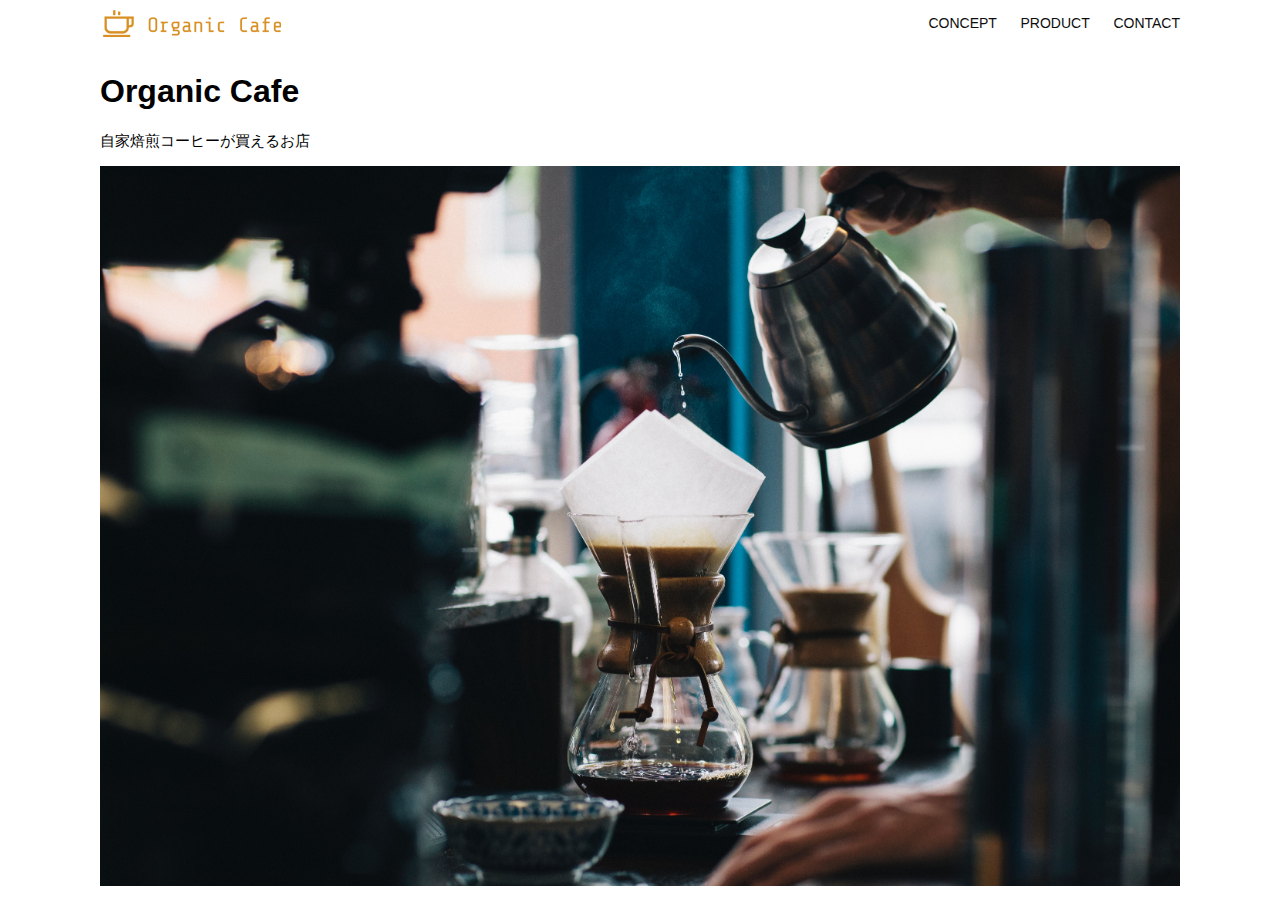
<file: kadai_013/index.html>
<!DOCTYPE html>
<html>
  <head>
    <title>Organic Cafe</title>
    <meta charset="UTF-8" />
    <meta name="description" content="自家焙煎のコーヒーがお家で楽しめるOrganic Cafe"/>
    <meta name="viewport" content="width=device-width, initial-scale=1.0" />
    <link rel="stylesheet" href="style.css" />
  </head>
  <body>
    <!-- ヘッダー -->
    <header>
      <!-- ロゴ -->
      <a href="index.html" id="logo"><img src="images/logo.png" alt="トップページに戻る"/></a>

      <!-- PC用ナビゲーション -->
      <nav id="nav-pc">
        <a href="index.html#concept">CONCEPT</a>
        <a href="index.html#product">PRODUCT</a>
        <a href="index.html#contact">CONTACT</a>
      </nav>

    <!-- スマホメニュー -->
     <img id="menu-sp" src="images/button-menu.png" alt="ナビゲーションを開く" onclick="document.getElementById('nav-sp').style.display = 'block'">
     <nav id="nav-sp">
      <ul>
        <li>
          <img id="close" src="images/button-close.png" alt="ナビゲーションを閉じる" onclick="document.getElementById('nav-sp').style.display = 'none'">
        </li>
        <li>
          <a id="logo-sp" href="index.html" onclick="document.getElementById('nav-sp').style.display = 'none'">
          <img src="images/logo-sp.png" alt="トップページに戻る">
          </a>
        </li>
        <li>
          <a class="menu" href="index.html#concept" onclick="document.getElementById('nav-sp').style.display = 'none'">CONCEPT</a>
        </li>
        <li>
          <a class="menu" href="index.html#product" onclick="document.getElementById('nav-sp').style.display = 'none'">PRODUCT</a>
        </li>
        <li>
          <a class="menu" href="index.html#contact" onclick="document.getElementById('nav-sp').style.display = 'none'">CONTACT</a>
        </li>
      </ul>
     </nav>
    </header>

    <main>
      <article>
        <!-- メインビジュアル -->
        <section id="main-visual">
          <div id="main-message">
            <h1>Organic Cafe</h1>
            <p>自家焙煎コーヒーが買えるお店</p>
          </div>
          <img src="images/main-image.jpg" alt="コーヒーをハンドドリップで淹れる画像"/>
        </section>
      </article>
    </main>
  </body>
</html>
</file>
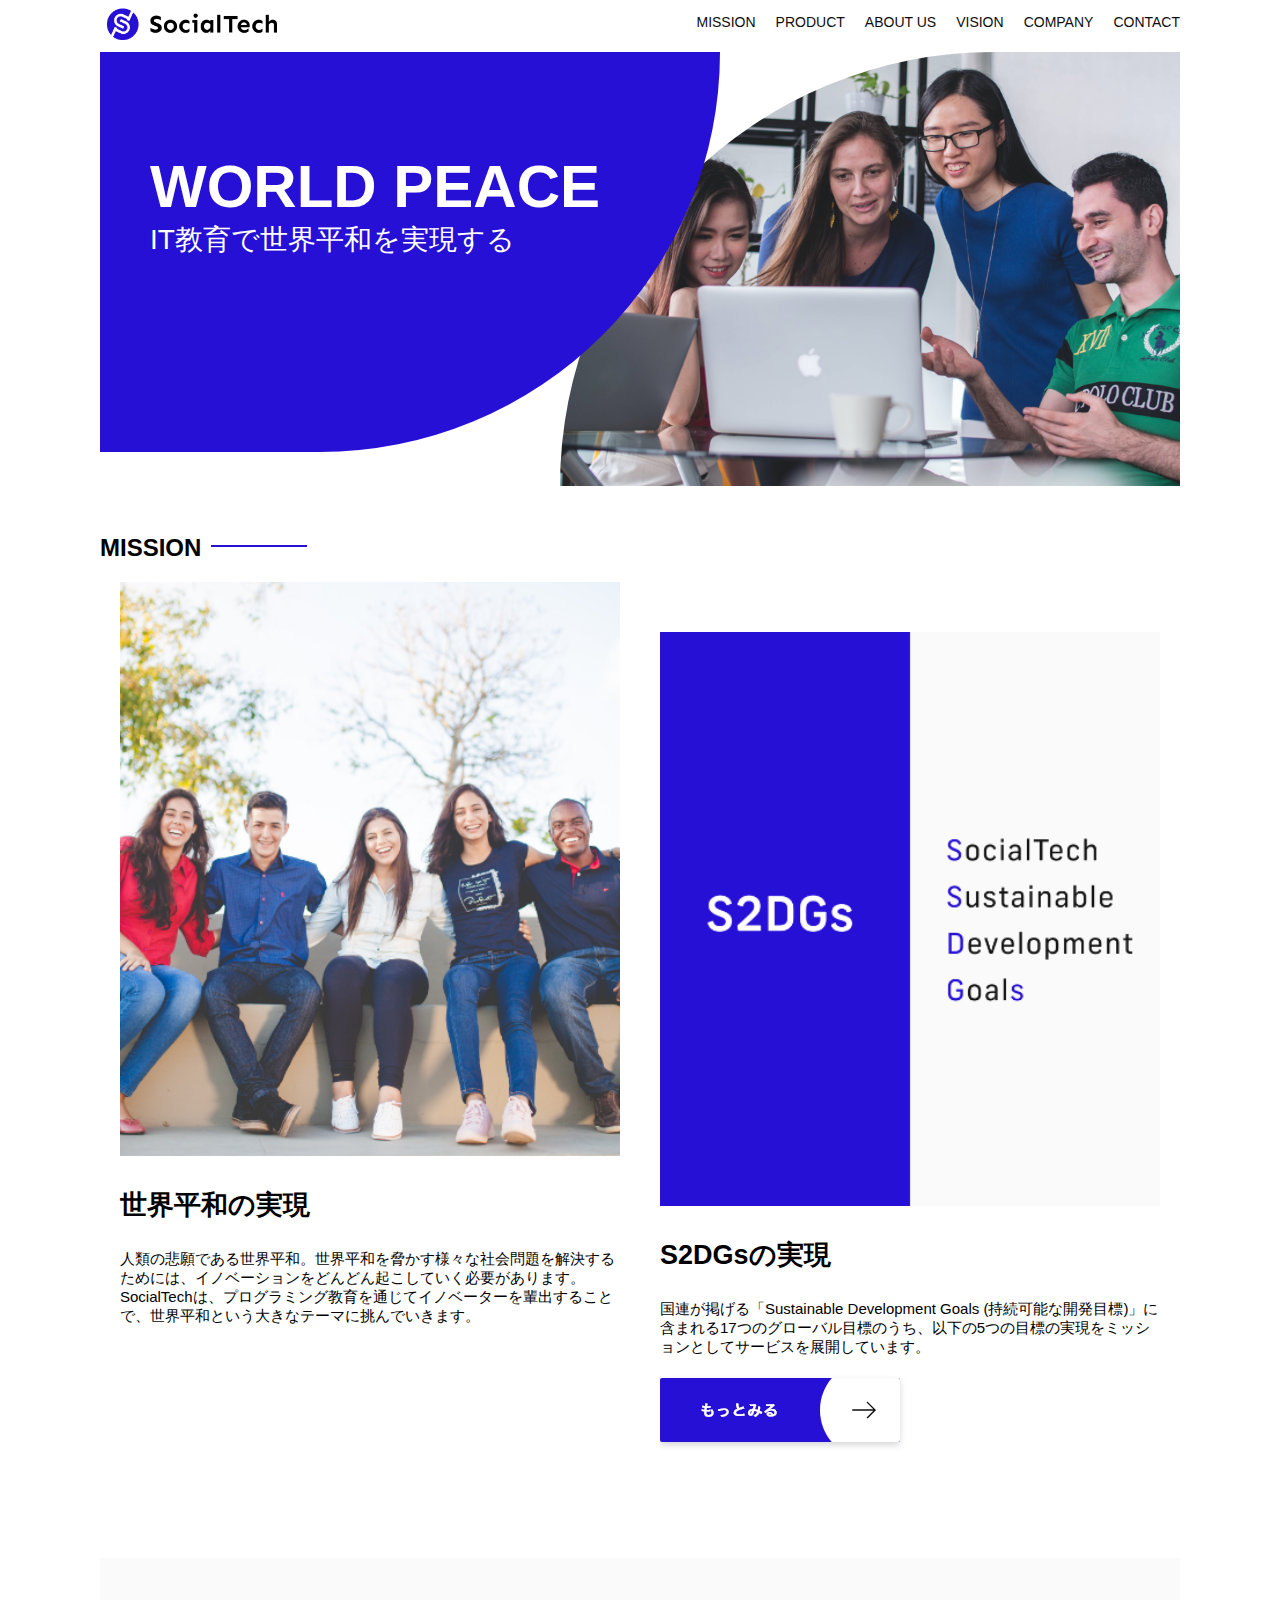
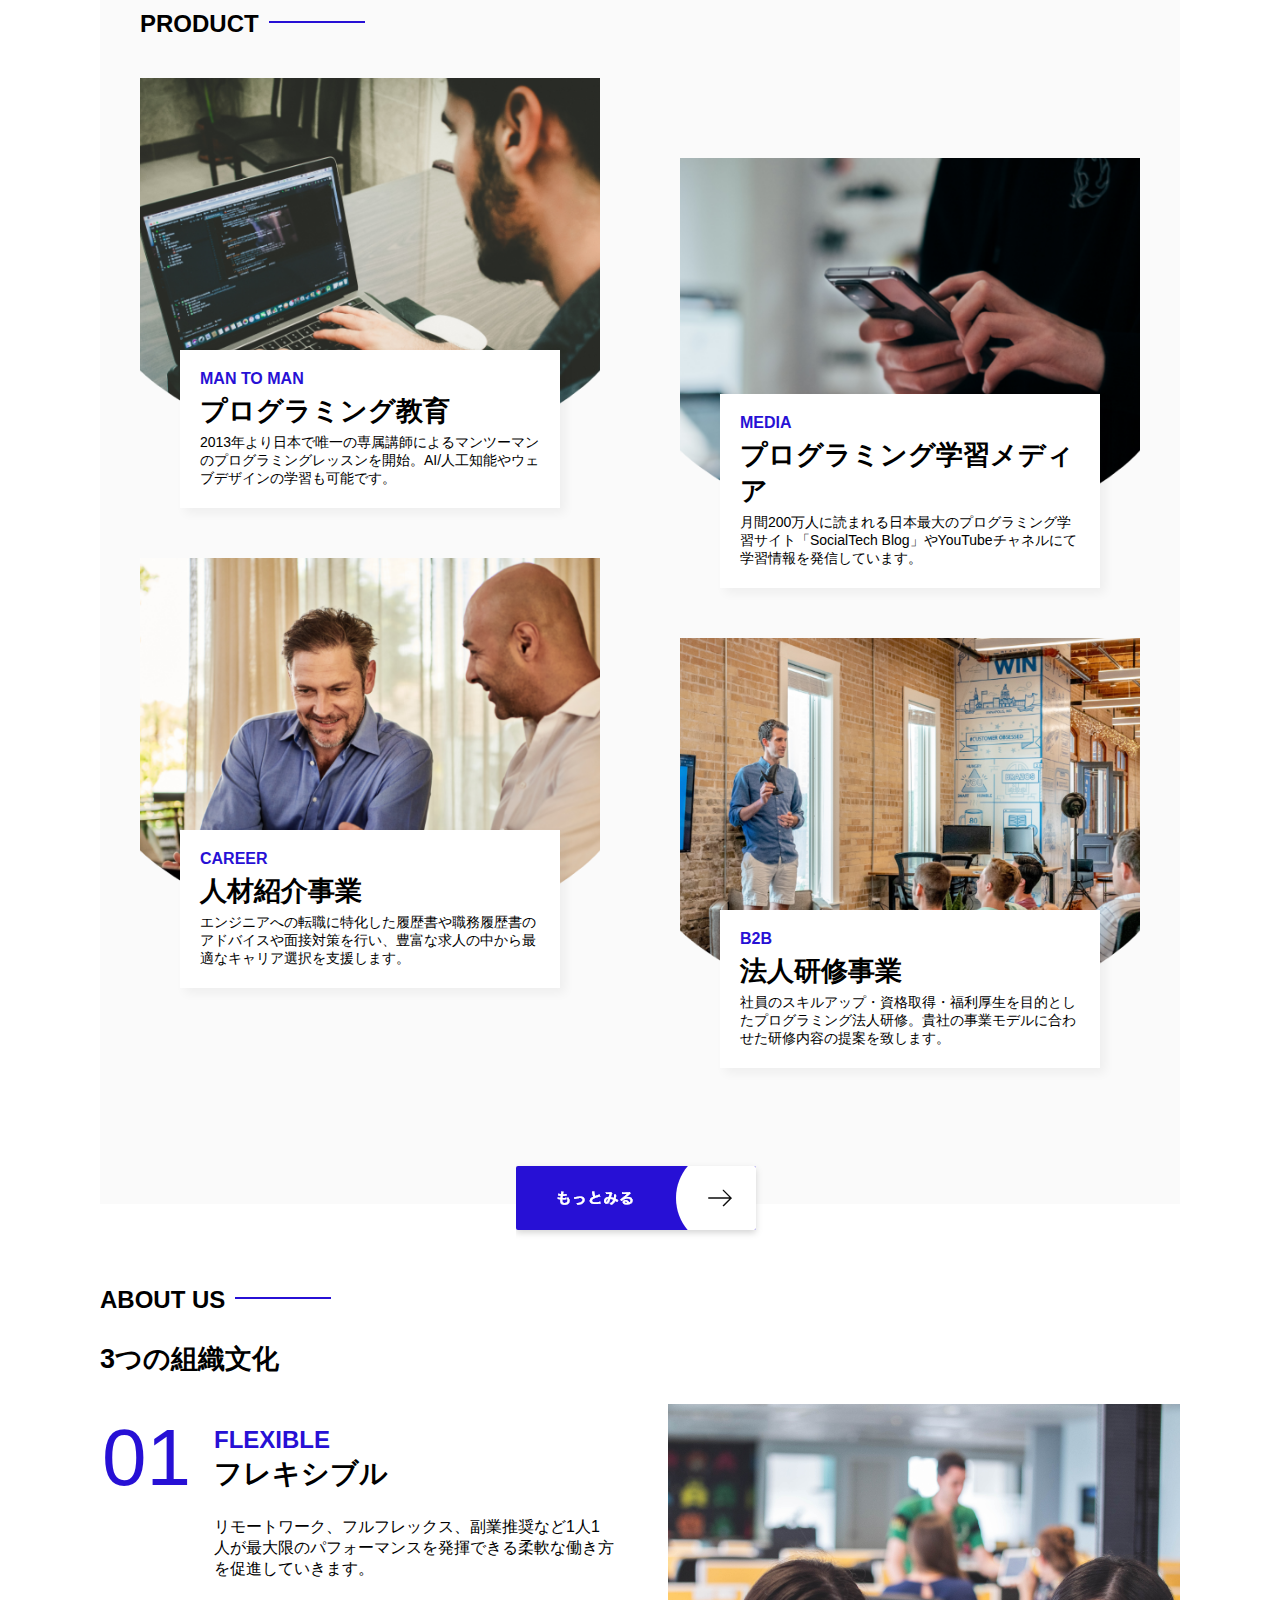
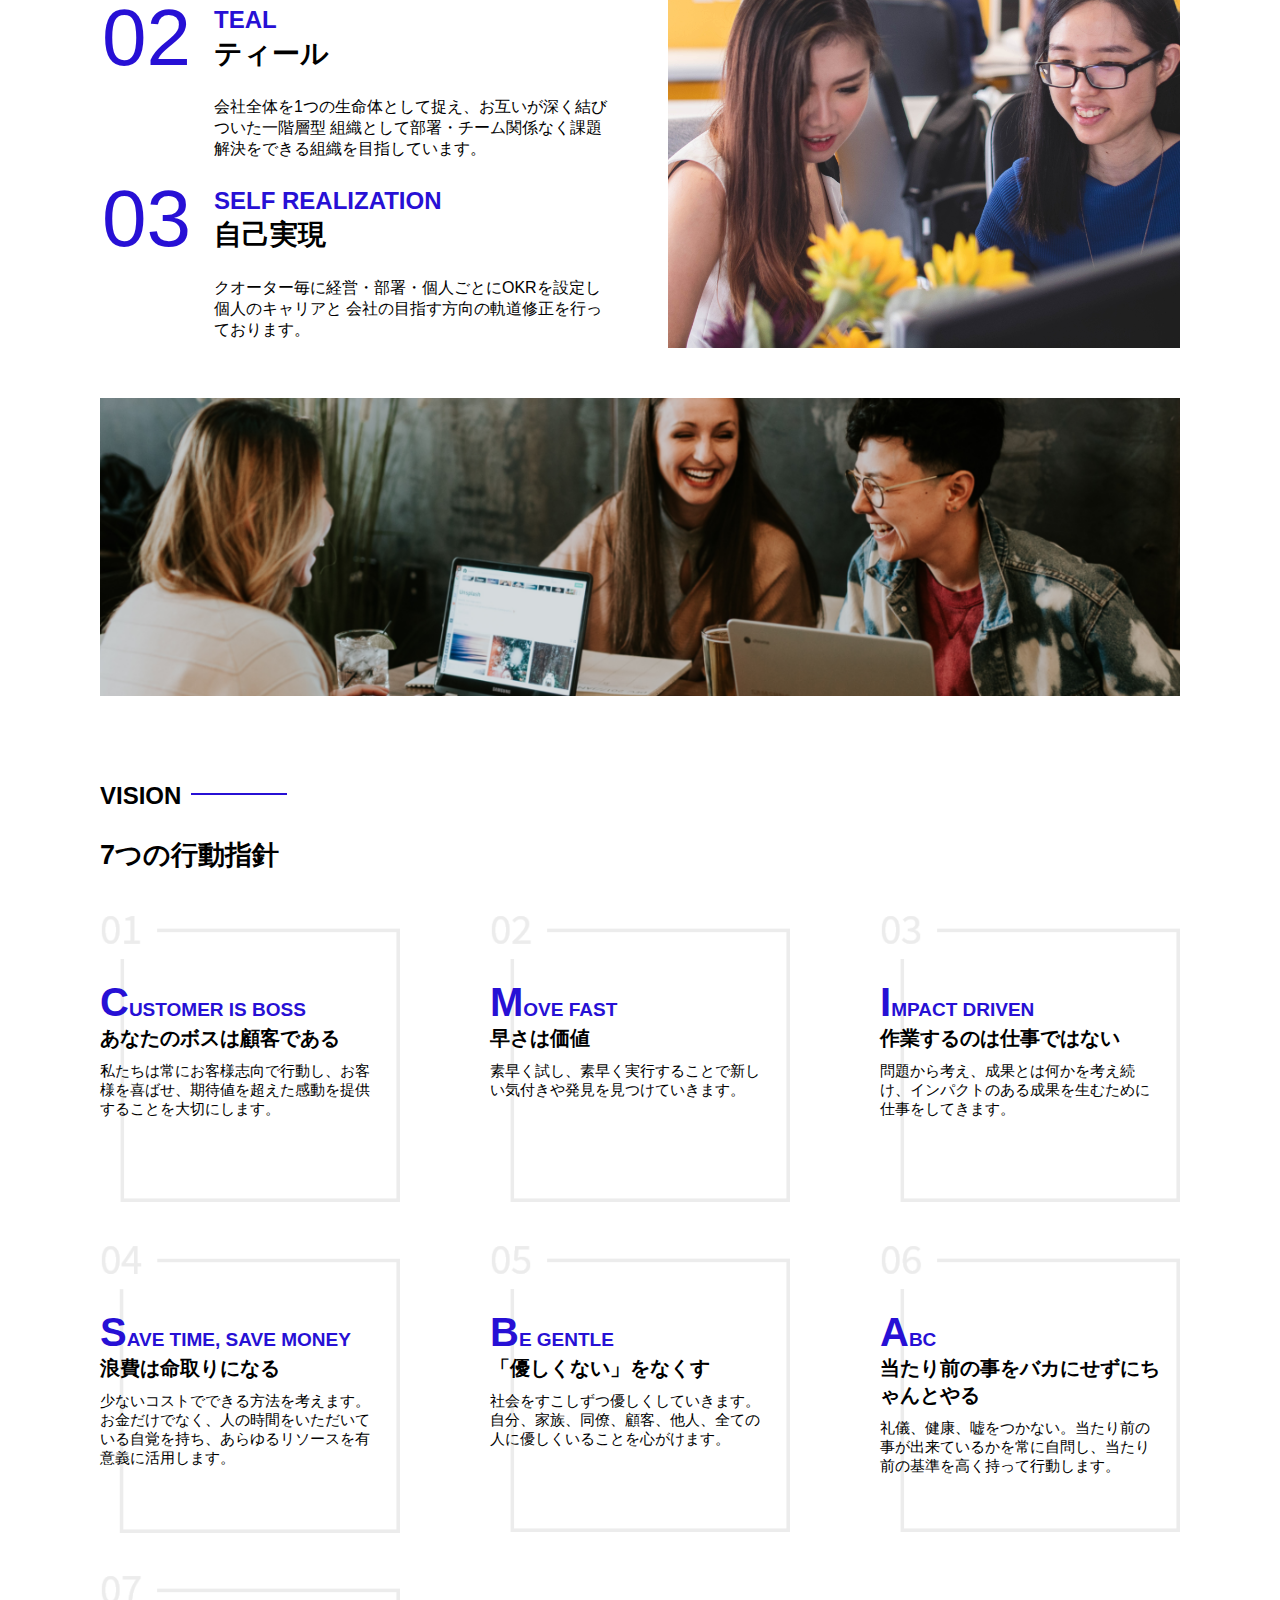
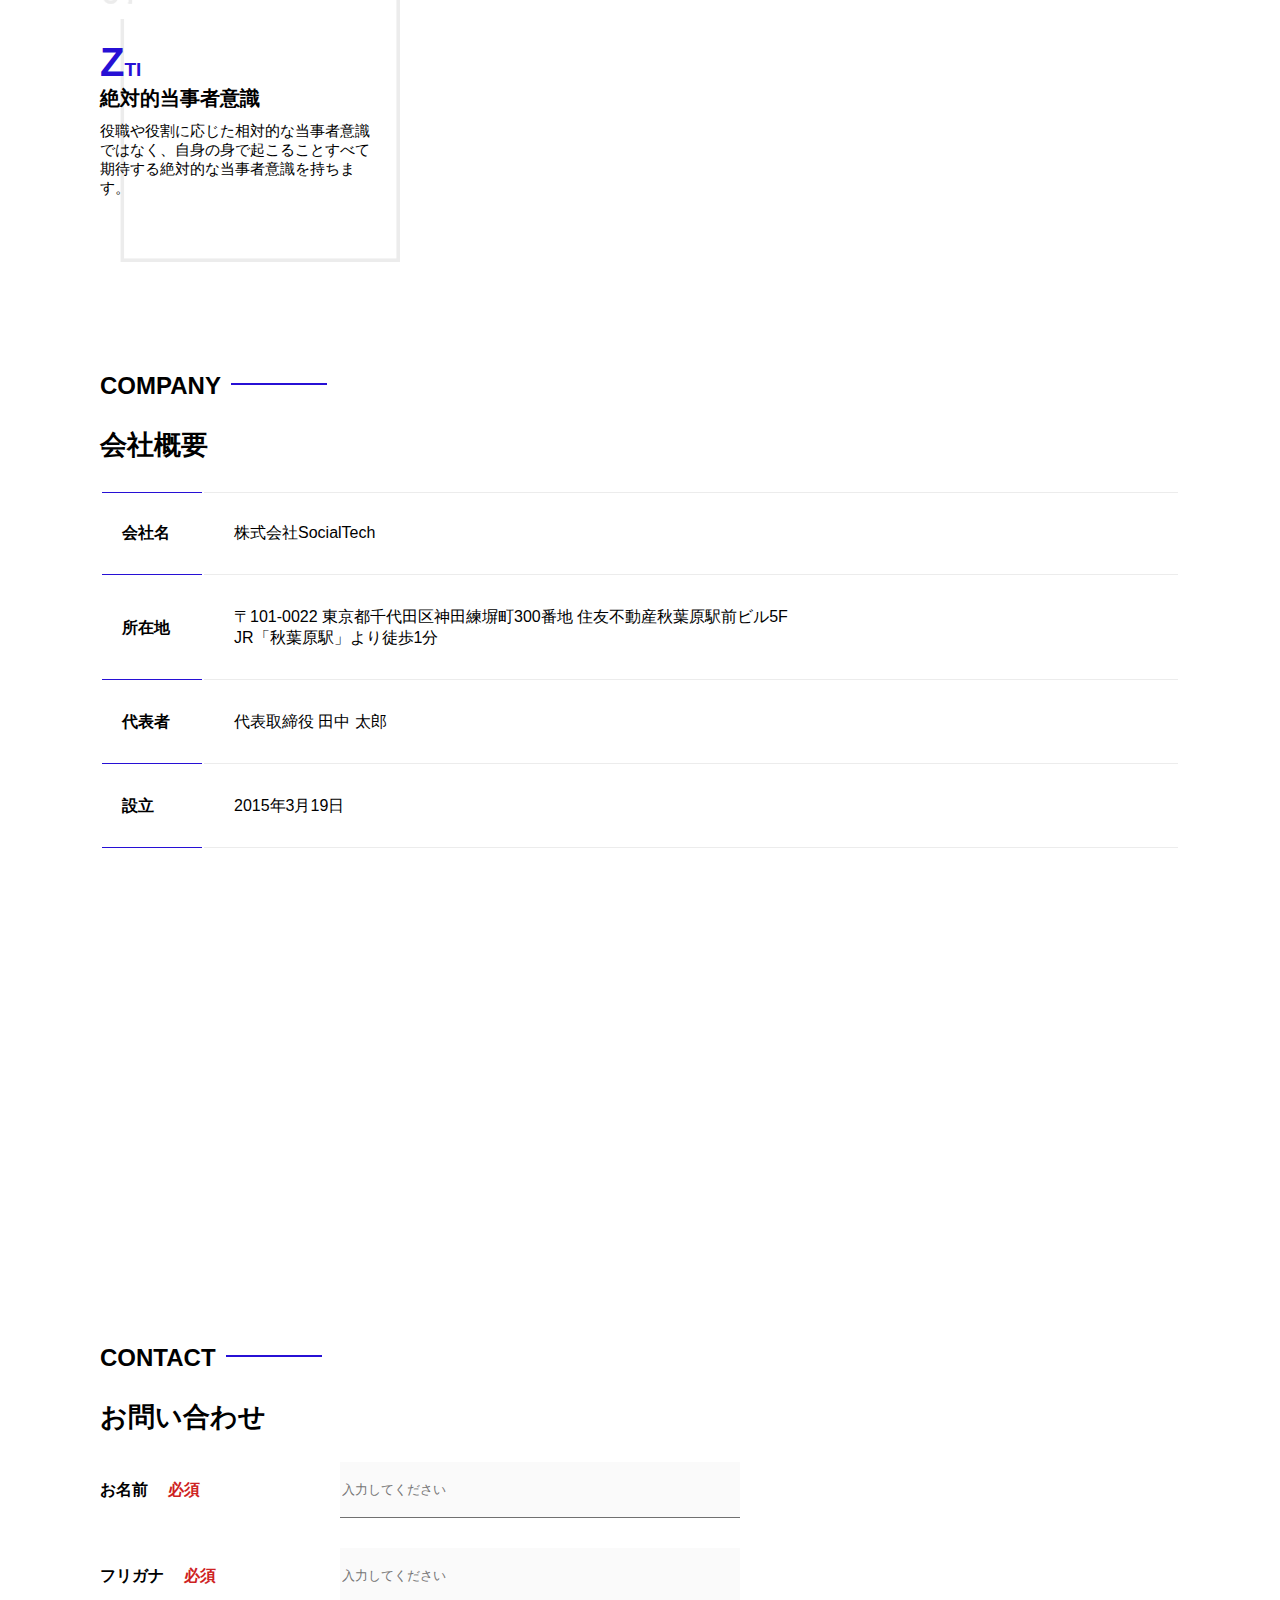
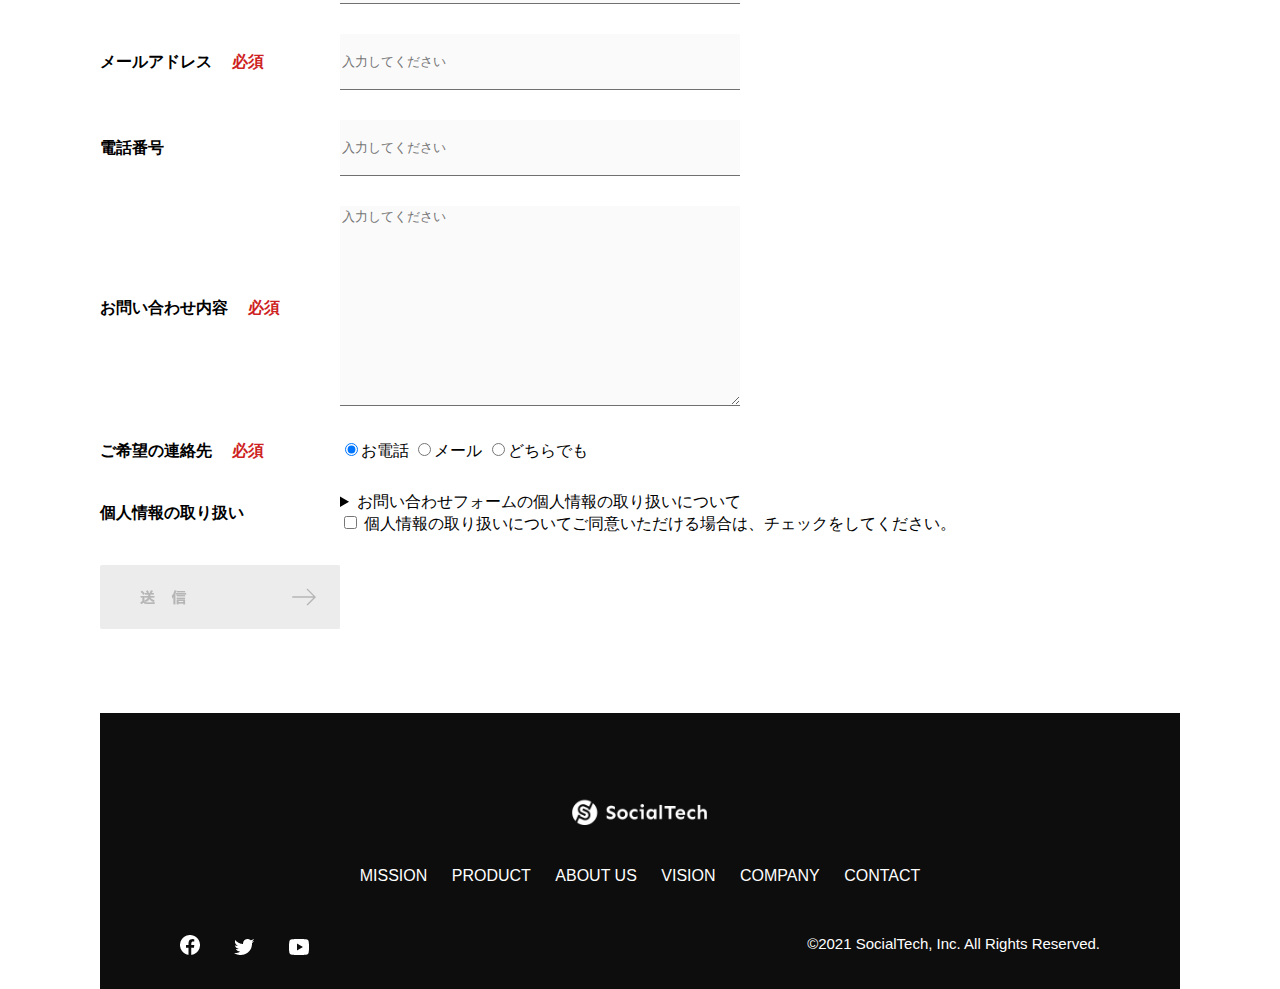
<file: kadai_tutorial_output/SocialTech/index.html>
<!DOCTYPE html>
<html>
<head>
  <title>SocialTech</title>
  <meta charset="UTF-8">
  <meta name="description" content="SocialTechはEdTech業界のリーディングカンパニーを目指します。">
  <meta name="viewport" content="width=device-width, initial-scale=1.0">
  <link rel="stylesheet" href="style.css">
</head>
<body>
  <!-- ヘッダー -->
  <header>
    <!-- ロゴ -->
    <a href="index.html" id="logo">
      <img src="images/logo.png" alt="トップページに戻る">
    </a>

     <!-- PC用ナビゲーション -->
    <nav id="nav-pc">
      <ul>
        <li><a href="mission.html">MISSION</a></li>
        <li><a href="product.html">PRODUCT</a></li>
        <li><a href="index.html#aboutus">ABOUT US</a></li>
        <li><a href="index.html#vision">VISION</a></li>
        <li><a href="index.html#company">COMPANY</a></li>
        <li><a href="index.html#contact">CONTACT</a></li>
      </ul>
    </nav>
     <!-- スマホ用メニューボタン -->
     <button id="menu-sp" onclick="document.getElementById('nav-sp').style.display = 'block'">
       <img src="images/button-menu.png" alt="ナビゲーションを開く">
     </button>

     <!-- スマホ用ナビゲーション -->
     <div id="nav-sp">
       <button id="close" onclick="document.getElementById('nav-sp').style.display = 'none'">
         <img src="images/button-close.png" alt="ナビゲーションを閉じる">
       </button>

       <nav>
         <ul>
           <li>
             <a id="logo-sp" href="index.html" onclick="document.getElementById('nav-sp').style.display = 'none'"><img src="images/logo-sp.png" alt="トップページに戻る"></a>
           </li>
           <li><a class="menu" href="mission.html" onclick="document.getElementById('nav-sp').style.display = 'none'">MISSION</a></li>
           <li><a class="menu" href="product.html" onclick="document.getElementById('nav-sp').style.display = 'none'">PRODUCT</a></li>
           <li><a class="menu" href="index.html#aboutus" onclick="document.getElementById('nav-sp').style.display = 'none'">ABOUT US</a></li>
           <li><a class="menu" href="index.html#vision" onclick="document.getElementById('nav-sp').style.display = 'none'">VISION</a></li>
           <li><a class="menu" href="index.html#company" onclick="document.getElementById('nav-sp').style.display = 'none'">CONTACT</a></li>
           <li><a class="menu" href="index.html#contact" onclick="document.getElementById('nav-sp').style.display = 'none'">MISSION</a></li>
         </ul>
       </nav>
       <div id="sns">
         <a href="https://www.facebook.com/sejuku2013">
           <img src="images/button-facebook.png" alt="Facebookのリンク">
         </a>
         <a href="https://twitter.com/samuraijuku">
           <img src="images/button-twitter.png" alt="Twitterのリンク">
         </a>
         <a href="https://www.youtube.com/channel/UCCFOQO5aDK0xXam4cUQXT8g">
           <img src="images/button-youtube.png" alt="YouTubeのリンク">
         </a>
       </div>
     </div>
  </header>
  <main>
    <article>
      <!-- メインビジュアル -->
      <section id="main-visual">
        <div id="main-message">
          <h1>WORLD PEACE</h1>
          <p>IT教育で世界平和を実現する</p>
        </div>
        <img src="images/index/index-main.png" alt="PCの周りに集まる多国籍に仲間たち">
      </section>

      <!-- ミッション -->
      <section id="mission">
        <h2 class="index-h2">MISSION</h2>
        <div id="mission-flex">
          <div>
            <img id="mission-photo" src="images/index/index-mission.png" alt="屋外のベンチで写真を撮影する多国籍の仲間たち">
            <h3>世界平和の実現</h3>
            <p>
              人類の悲願である世界平和。世界平和を脅かす様々な社会問題を解決するためには、イノベーションをどんどん起こしていく必要があります。SocialTechは、プログラミング教育を通じてイノベーターを輩出することで、世界平和という大きなテーマに挑んでいきます。
            </p>
          </div>
          <div>
            <img id="s2dgs" src="images/index/s2dgs.png" alt="S2DGs">
            <h3>S2DGsの実現</h3>
            <p>国連が掲げる「Sustainable Development Goals (持続可能な開発目標)」に含まれる17つのグローバル目標のうち、以下の5つの目標の実現をミッションとしてサービスを展開しています。</p>
            <a href="mission.html">
              <img src="images/button-more.png" alt="もっとみる">
            </a>
          </div>
        </div>
      </section>
     <!-- プロダクト -->
      <section id="product">
        <h2 class="index-h2">PRODUCT</h2>
         <div class="product-flex">
          <div id="product-left">
             <div>
              <img class="product-photo" src="images/index/index-mantoman.png" alt="PCでコードを書く男性">
              <div class="product-explain">
                <span>MAN TO MAN</span>
                <h3>プログラミング教育</h3>
                <p>2013年より日本で唯一の専属講師によるマンツーマンのプログラミングレッスンを開始。AI/人工知能やウェブデザインの学習も可能です。</p>
              </div>
             </div>
             <div>
               <img class="product-photo" src="images/index/index-career.png" alt="笑顔で話し合う2人の男性">
               <div class="product-explain">
                <span>CAREER</span>
                <h3>人材紹介事業</h3>
                <p>エンジニアへの転職に特化した履歴書や職務履歴書のアドバイスや面接対策を行い、豊富な求人の中から最適なキャリア選択を支援します。</p>
               </div>
             </div>
          </div>
          <div id="product-right">
            <div>
              <img class="product-photo" src="images/index/index-media.png" alt="スマートフォンを操作する人">
              <div class="product-explain">
                <span>MEDIA</span>
                <h3>プログラミング学習メディア</h3>
                <p>月間200万人に読まれる日本最大のプログラミング学習サイト「SocialTech Blog」やYouTubeチャネルにて学習情報を発信しています。</p>
              </div>
            </div>
            <div>
              <img class="product-photo" src="images/index/index-b2b.png" alt="講習中の男性とそれを聴く人々">
              <div class="product-explain">
                <span>B2B</span>
                <h3>法人研修事業</h3>
                <p>社員のスキルアップ・資格取得・福利厚生を目的としたプログラミング法人研修。貴社の事業モデルに合わせた研修内容の提案を致します。</p>
              </div>
            </div>
          </div>
         </div>
         <div id="product-more">
           <a href="product.html">
             <img src="images/button-more.png" alt="もっとみる">
           </a>
         </div>
      </section>
      <!-- ABOUT US -->
      <section id="aboutus">
        <h2 class="index-h2">ABOUT US</h2>
        <h3>3つの組織文化</h3>
        <div>
          <table class="culture-table">
            <tr>
              <td class="culture-num">01</td>
              <th>
                <span class="culture-en">FLEXIBLE</span><br>フレキシブル
              </th>
            </tr>
            <tr>
              <td>
                <!-- 空のセル -->
              </td>
              <td class="culture-description">リモートワーク、フルフレックス、副業推奨など1人1人が最大限のパフォーマンスを発揮できる柔軟な働き方を促進していきます。</td>
            </tr>
            <tr>
              <td class="culture-num">02</td>
              <th><span class="culture-en">TEAL</span><br>ティール</th>
            </tr>
            <tr>
              <td>
                <!-- 空のセル -->
              </td>
              <td class="culture-description">会社全体を1つの生命体として捉え、お互いが深く結びついた一階層型 組織として部署・チーム関係なく課題解決をできる組織を目指しています。</td>
            </tr>
            <tr>
              <td class="culture-num">03</td>
              <th><span class="culture-en">SELF REALIZATION</span><br>自己実現</th>
            </tr>
            <tr>
              <td>
                <!-- 空のセル -->
              </td>
              <td class="culture-description">クオーター毎に経営・部署・個人ごとにOKRを設定し個人のキャリアと 会社の目指す方向の軌道修正を行っております。</td>
            </tr>
          </table>
          <img class="culture-img" src="images/index/index-aboutus1.png" alt="笑顔で話し合う2人の女性">
        </div>
        <img class="culture-img2" src="images/index/index-aboutus2.png" alt="笑顔で話し合う3人の男女">
      </section>
    <!-- VISION -->
    <section id="vision">
      <h2 class="index-h2">VISION</h2>
      <h3>7つの行動指針</h3>
      <div>
           <div class="vision-box">
             <img src="images/index/vision-01.png" alt="01">
             <div>
               <h4>CUSTOMER IS BOSS</h4>
               <h5>あなたのボスは顧客である</h5>
               <p>私たちは常にお客様志向で行動し、お客様を喜ばせ、期待値を超えた感動を提供することを大切にします。</p>
             </div>
           </div>
              <div class="vision-box">
             <img src="images/index/vision-02.png" alt="02">
             <div>
               <h4>MOVE FAST</h4>
               <h5>早さは価値</h5>
               <p>素早く試し、素早く実行することで新しい気付きや発見を見つけていきます。</p>
             </div>
           </div>
             <div class="vision-box">
             <img src="images/index/vision-03.png" alt="03">
             <div>
               <h4>IMPACT DRIVEN</h4>
               <h5>作業するのは仕事ではない</h5>
               <p>問題から考え、成果とは何かを考え続け、インパクトのある成果を生むために仕事をしてきます。</p>
             </div>
           </div>
             <div class="vision-box">
             <img src="images/index/vision-04.png" alt="04">
             <div>
               <h4>SAVE TIME, SAVE MONEY</h4>
               <h5>浪費は命取りになる</h5>
               <p>少ないコストでできる方法を考えます。お金だけでなく、人の時間をいただいている自覚を持ち、あらゆるリソースを有意義に活用します。</p>
             </div>
           </div>
             <div class="vision-box">
             <img src="images/index/vision-05.png" alt="05">
             <div>
               <h4>BE GENTLE</h4>
               <h5>「優しくない」をなくす</h5>
               <p>社会をすこしずつ優しくしていきます。自分、家族、同僚、顧客、他人、全ての人に優しくいることを心がけます。</p>
             </div>
           </div>
             <div class="vision-box">
             <img src="images/index/vision-06.png" alt="06">
             <div>
               <h4>ABC</h4>
               <h5>当たり前の事をバカにせずにちゃんとやる</h5>
               <p>礼儀、健康、嘘をつかない。当たり前の事が出来ているかを常に自問し、当たり前の基準を高く持って行動します。</p>
             </div>
           </div>
             <div class="vision-box">
             <img src="images/index/vision-07.png" alt="07">
             <div>
               <h4>ZTI</h4>
               <h5>絶対的当事者意識</h5>
               <p>役職や役割に応じた相対的な当事者意識ではなく、自身の身で起こることすべて期待する絶対的な当事者意識を持ちます。</p>
             </div>
           </div>
      </div>
    </section>
    <!-- COMPANY -->
    <section id="company">
      <h2 class="index-h2">COMPANY</h2>
      <h3>会社概要</h3>
         <table id="company-table">
           <tr>
             <th class="tableheader tableheader-first">会社名</th>
             <td class="cell cell-first">株式会社SocialTech</td>
           </tr>
           <tr>
             <th class="tableheader">所在地</th>
             <td class="cell">〒101-0022 東京都千代田区神田練塀町300番地 住友不動産秋葉原駅前ビル5F<br>JR「秋葉原駅」より徒歩1分</td>
           </tr>
           <tr>
             <th class="tableheader">代表者</th>
             <td class="cell">代表取締役 田中 太郎</td>
           </tr>
           <tr>
             <th class="tableheader">設立</th>
             <td class="cell">2015年3月19日</td>
           </tr>
         </table>
         <iframe src="https://www.google.com/maps/embed?pb=!1m18!1m12!1m3!1d3240.0688551336807!2d139.7720776771055!3d35.69992317258124!2m3!1f0!2f0!3f0!3m2!1i1024!2i768!4f13.1!3m3!1m2!1s0x60188fee13660e23%3A0x77137876edf742ac!2z5L2P5Y-L5LiN5YuV55Sj56eL6JGJ5Y6f6aeF5YmN44OT44Or!5e0!3m2!1sja!2sjp!4v1704858013291!5m2!1sja!2sjp" 
          style="border: 0" allowfullscreen="" loading="lazy">
         </iframe>
    </section>
    <!-- お問い合わせフォーム -->
    <section id="contact">
      <h2 class="index-h2">CONTACT</h2>
      <h3>お問い合わせ</h3>
      <form>
        <div>
          <div class="contact-heading">
            <label class="contact-label">お名前<span class="contact-span">必須</span></label>
          </div>
          <div>
            <input type="text" name="name" placeholder="入力してください" class="contact-textbox">
          </div>
         </div>
         <div>
           <div class="contact-heading">
             <label class="contact-label">フリガナ<span class="contact-span">必須</span></label>
           </div>
           <div>
             <input type="text" name="hurigana" placeholder="入力してください" class="contact-textbox">
           </div>
         </div>
         <div>
           <div class="contact-heading">
             <label class="contact-label">メールアドレス<span class="contact-span">必須</span></label>
           </div>
           <div>
             <input type="text" name="email" placeholder="入力してください" class="contact-textbox">
           </div>
         </div>
         <div>
           <div class="contact-heading">
             <label class="contact-label">電話番号</label>
           </div>
           <div>
             <input type="text" name="tel" placeholder="入力してください" class="contact-textbox">
           </div>
         </div>
         <div>
           <div class="contact-heading">
             <label class="contact-label">お問い合わせ内容<span class="contact-span">必須</span></label>
           </div>
           <div>
             <textarea class="contact-textarea" placeholder="入力してください" name="message"></textarea>
           </div>
         </div>
         <div>
           <div class="contact-heading">
             <label class="contact-label">ご希望の連絡先<span class="contact-span">必須</span></label>
           </div>
           <div>
             <input class="radiobutton" type="radio" value="tel" name="contact" checked><label>お電話</label>
             <input class="radiobutton" type="radio" value="mail" name="contact"><label>メール</label>
             <input class="radiobutton" type="radio" value="both" name="contact"><label>どちらでも</label>
           </div>
         </div>
           <div>
             <div class="contact-heading">
               <label class="contact-label">個人情報の取り扱い</label>
             </div>
             <div>
               <details>
                 <summary>お問い合わせフォームの個人情報の取り扱いについて</summary>
                 <div>
                   <d1>
                     <dt>１．組織の名称又は氏名</dt>
                     <dd>株式会社SocialTech</dd>
                     <dt>２．個人情報保護管理者（若しくはその代理人）の氏名又は職名、所属及び連絡先</dt>
                     <dd>
                       <p>鈴木 一郎 コーポレート部</p>
                       <p>メールアドレス：samurai@example.com</p>
                       <p>TEL：03-1234-5678</p>
                     </dd>
                     <dt>３．個人情報の利用目的</dt>
                     <dd>
                       <ul>
                         <li>本サービス及び本サービスに関連する情報の提供又はそれらに関する連絡のため</li>
                         <li>ユーザーの本人確認のため</li>
                         <li>当社サービスのご案内のため</li>
                         <li>当社の商品等の広告または宣伝（電子メールによるものを含むものとします。）</li>
                       </ul>
                     </dd>
                     <dt>４．個人情報の取り扱い業務の委託</dt>
                     <dd>個人情報の取扱業務の全部または一部を外部に業務委託する場合があります。その際は、弊社は、個人情報を適切に保護できる管理体制を敷き実行していることを条件として委託先を厳選したうえで、機密保持契約を委託先と締結し、お客様の個人情報を厳密に管理させます。</dd>
                     <dt>５．個人情報の開示等の請求</dt>
                     <dd>
                      お客様は、弊社に対してご自身の個人情報の開示等（利用目的の通知、開示、内容の訂正・追加・削除、利用の停止または消去、第三者への提供の停止）に関して、当社問合わせ窓口に申し出ることができます。<br>
                      その際、弊社はお客様ご本人を確認させていただいたうえで、合理的な期間内に対応いたします。<br>
                      なお、個人情報に関する弊社問合わせ先は、次の通りです。
                     </dd>
                     <dd>
                       <p>株式会社SocialTech　個人情報問合せ窓口</p>
                       <p>〒150-0043　東京都千代田区神田練塀町300番地 住友不動産秋葉原駅前ビル5F</p>
                       <p>メールアドレス：samurai@example.com　TEL：03-1234-5678</p>
                     </dd>

                     <dt>６．個人情報を提供されることの任意性について</dt>
                     <dd>お客様がご自身の個人情報を弊社に提供されるか否かは、お客様のご判断によりますが、もしご提供されない場合には、適切なサービスが提供できない場合がありますので予めご了承ください。</dd>
                   </d1>
                 </div>
               </details>
               <input type="checkbox" name="agree">
               <span>個人情報の取り扱いについてご同意いただける場合は、チェックをしてください。</span>
             </div>
           </div>
            <input type="image" src="images/button-submit.png" alt="送信する">
      </form>
    </section>
    </article>
  </main>

   <footer>
     <div id="footer-logo">
       <img src="images/logo-sp.png" alt="SocialTech">
     </div>
     <div id="footer-link">
       <a href="mission.html">MISSION</a>
       <a href="product.html">PRODUCT</a>
       <a href="index.html#aboutus">ABOUT US</a>
       <a href="index.html#vision">VISION</a>
       <a href="index.html#company">COMPANY</a>
       <a href="index.html#contact">CONTACT</a>
     </div>
      <div id="sns-footer">
        <div class="sns-btns">
          <a href="https://www.facebook.com/sejuku2013"><img src="images/button-facebook.png" alt="Facebookのリンク"></a>
           <a href="https://twitter.com/samuraijuku"><img src="images/button-twitter.png" alt="Twitterのリンク"></a>
           <a href="https://www.youtube.com/channel/UCCFOQO5aDK0xXam4cUQXT8g"><img src="images/button-youtube.png" alt="YouTubeのリンク"></a>
        </div>
        <p id="copyright">&copy;2021 SocialTech, Inc. All Rights Reserved.</p>
      </div>
   </footer>

</body>

</html>
</file>
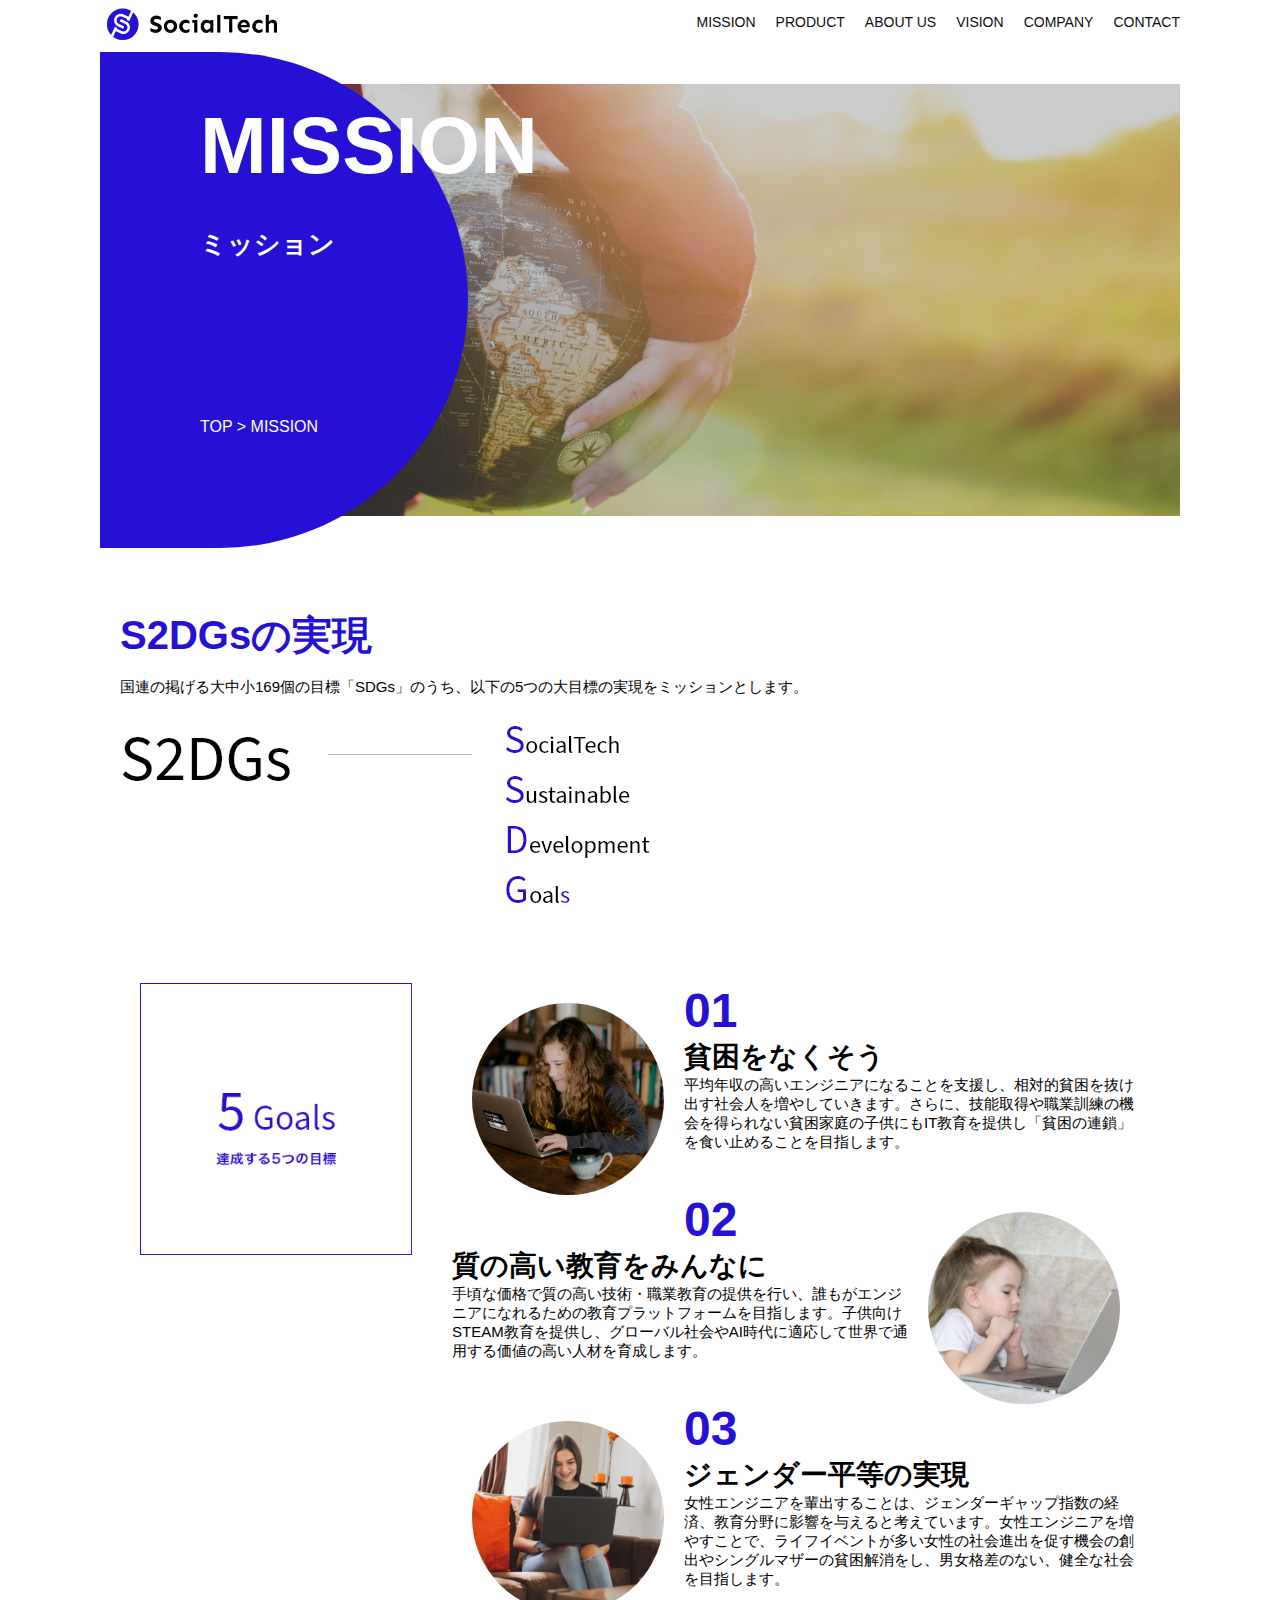
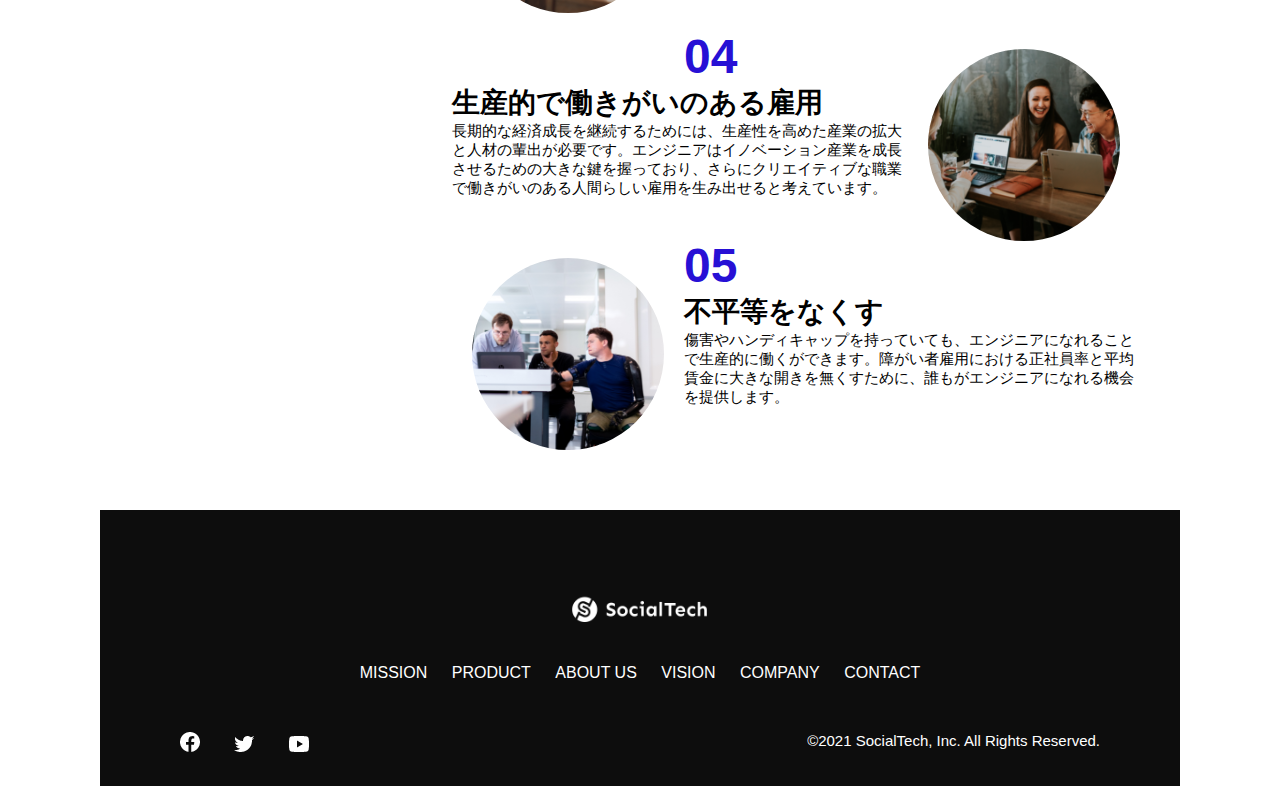
<file: kadai_tutorial_output/SocialTech/mission.html>
<!DOCTYPE html>
<html>
  <head>
    <title>SocialTech - MISSION ミッション -</title>
    <meta charset="utf-8">
    <meta name="description" content="SocialTechが目指す5つの目標 (S2DGs)を紹介します">
    <meta name="viewport" content="width=device-width, initial-scale=1.0">
    <link rel="stylesheet" href="style.css">
  </head>

  <body>
    <!-- ヘッダー -->
    <header>
      <!-- ロゴ -->
      <a href="index.html" id="logo">
        <img src="images/logo.png" alt="トップページに戻る">
      </a>

      <!-- PC用ナビゲーション -->
      <nav id="nav-pc">
        <ul>
          <li><a href="mission.html">MISSION</a></li>
          <li><a href="product.html">PRODUCT</a></li>
          <li><a href="index.html#aboutus">ABOUT US</a></li>
          <li><a href="index.html#vision">VISION</a></li>
          <li><a href="index.html#company">COMPANY</a></li>
          <li><a href="index.html#contact">CONTACT</a></li>
        </ul>
      </nav>

      <!-- スマホ用メニューボタン -->
      <button id="menu-sp" onclick="document.getElementById('nav-sp').style.display = 'block'">
        <img src="images/button-menu.png" alt="ナビゲーションを開く">
      </button>

      <!-- スマホ用ナビゲーション -->
      <div id="nav-sp">
        <button id="close" onclick="document.getElementById('nav-sp').style.display = 'none'">
          <img src="images/button-close.png" alt="ナビゲーションを閉じる">
        </button>

        <nav>
          <ul>
            <li>
              <a id="logo-sp" href="index.html" onclick="document.getElementById('nav-sp').style.display = 'none'">
                <img src="images/logo-sp.png" alt="トップページに戻る">
              </a>
            </li>
            <li>
              <a class="menu" href="mission.html" onclick="document.getElementById('nav-sp').style.display = 'none'">MISSION</a>
            </li>
            <li>
              <a class="menu" href="product.html" onclick="document.getElementById('nav-sp').style.display = 'none'">PRODUCT</a>
            </li>
            <li>
              <a class="menu" href="index.html#aboutus" onclick="document.getElementById('nav-sp').style.display = 'none'">ABOUT US</a>
            </li>
            <li>
              <a class="menu" href="index.html#vision" onclick="document.getElementById('nav-sp').style.display = 'none'">VISION</a>
            </li>
            <li>
              <a class="menu" href="index.html#company" onclick="document.getElementById('nav-sp').style.display = 'none'">COMPANY</a>
            </li>
            <li>
              <a class="menu" href="index.html#contact" onclick="document.getElementById('nav-sp').style.display = 'none'">CONTACT</a>
            </li>
          </ul>
        </nav>
        <div id="sns">
          <a href="https://www.facebook.com/sejuku2013">
            <img src="images/button-facebook.png" alt="Facebookのリンク">
          </a>
          <a href="https://twitter.com/samuraijuku">
            <img src="images/button-twitter.png" alt="Twitterのリンク">
          </a>
          <a href="https://www.youtube.com/channel/UCCFOQO5aDK0xXam4cUQXT8g">
            <img src="images/button-youtube.png" alt="YouTubeのリンク">
          </a>
        </div>
      </div>
    </header>

    <main>
      <article>
        <section id="mission-main">
          <div class="mission-main-inner">
            <div id="mission-title">
              <h1>MISSION<br><span>ミッション</span></h1>
              <p>TOP > MISSION</p>
            </div>
          </div>
        </section>

        <section id="mission-s2dgs">
            <h2 class="mission-h2">S2DGsの実現</h2>
            <p>国連の掲げる大中小169個の目標「SDGs」のうち、以下の5つの大目標の実現をミッションとします。</p>
            <img src="images/mission/mission-s2dgs.png" alt="S2DGs">
        </section>

        <section id="mission-five-goals">
            <div class="five-goals-image">
              <img src="images/mission/mission-5goals.png" alt="5Goals">
            </div>
            <div class="five-goals-read">
               <div>
                 <img class="fivegoals-image-left" src="images/mission/mission-5goals01.png" alt="PCを操作する女の子">
                 <span class="fivegoals-number">01</span>
                 <h3 class="fivegoals-h3">貧困をなくそう</h3>
                 <p class="fivegoals-p">平均年収の高いエンジニアになることを支援し、相対的貧困を抜け出す社会人を増やしていきます。さらに、技能取得や職業訓練の機会を得られない貧困家庭の子供にもIT教育を提供し「貧困の連鎖」を食い止めることを目指します。</p>  
               </div>
               <div>
                <img class="fivegoals-image-right" src="images/mission/mission-5goals02.png" alt="PCを見つめる小さい女の子">
                <span class="fivegoals-number">02</span>
                <h3 class="fivegoals-h3">質の高い教育をみんなに</h3>
                <p class="fivegoals-p">手頃な価格で質の高い技術・職業教育の提供を行い、誰もがエンジニアになれるための教育プラットフォームを目指します。子供向けSTEAM教育を提供し、グローバル社会やAI時代に適応して世界で通用する価値の高い人材を育成します。</p>  
              </div>
              <div>
                <img class="fivegoals-image-left" src="images/mission/mission-5goals03.png" alt="PCを操作する女性">
                <span class="fivegoals-number">03</span>
                <h3 class="fivegoals-h3">ジェンダー平等の実現</h3>
                <p class="fivegoals-p">女性エンジニアを輩出することは、ジェンダーギャップ指数の経済、教育分野に影響を与えると考えています。女性エンジニアを増やすことで、ライフイベントが多い女性の社会進出を促す機会の創出やシングルマザーの貧困解消をし、男女格差のない、健全な社会を目指します。</p>  
              </div>
              <div>
                <img class="fivegoals-image-right" src="images/mission/mission-5goals04.png" alt="笑顔で話し合う3人の男女">
                <span class="fivegoals-number">04</span>
                <h3 class="fivegoals-h3">生産的で働きがいのある雇用</h3>
                <p class="fivegoals-p">長期的な経済成長を継続するためには、生産性を高めた産業の拡大と人材の輩出が必要です。エンジニアはイノベーション産業を成長させるための大きな鍵を握っており、さらにクリエイティブな職業で働きがいのある人間らしい雇用を生み出せると考えています。</p>  
              </div>
              <div>
                <img class="fivegoals-image-left" src="images/mission/mission-5goals05.png" alt="傷害を持つ男性が生き生きと働く様子">
                <span class="fivegoals-number">05</span>
                <h3 class="fivegoals-h3">不平等をなくす</h3>
                <p class="fivegoals-p">傷害やハンディキャップを持っていても、エンジニアになれることで生産的に働くができます。障がい者雇用における正社員率と平均賃金に大きな開きを無くすために、誰もがエンジニアになれる機会を提供します。</p>  
              </div>
            </div>
        </section>

      </article>
    </main>

    <footer>
      <div id="footer-logo">
        <img src="images/logo-sp.png" alt="SocialTech">
      </div>
      <div id="footer-link">
        <a href="mission.html">MISSION</a>
        <a href="product.html">PRODUCT</a>
        <a href="index.html#aboutus">ABOUT US</a>
        <a href="index.html#vision">VISION</a>
        <a href="index.html#company">COMPANY</a>
        <a href="index.html#contact">CONTACT</a>
      </div>
      <div id="sns-footer">
        <div class="sns-btns">
          <a href="https://www.facebook.com/sejuku2013"><img src="images/button-facebook.png" alt="Facebookのリンク"></a>
          <a href="https://twitter.com/samuraijuku"><img src="images/button-twitter.png" alt="Twitterのリンク"></a>
          <a href="https://www.youtube.com/channel/UCCFOQO5aDK0xXam4cUQXT8g"><img src="images/button-youtube.png" alt="YouTubeのリンク"></a>
        </div>
        <p id="copyright">&copy;2021 SocialTech, Inc. All Rights Reserved.</p>
      </div>
    </footer>

  </body>
</html>
</file>
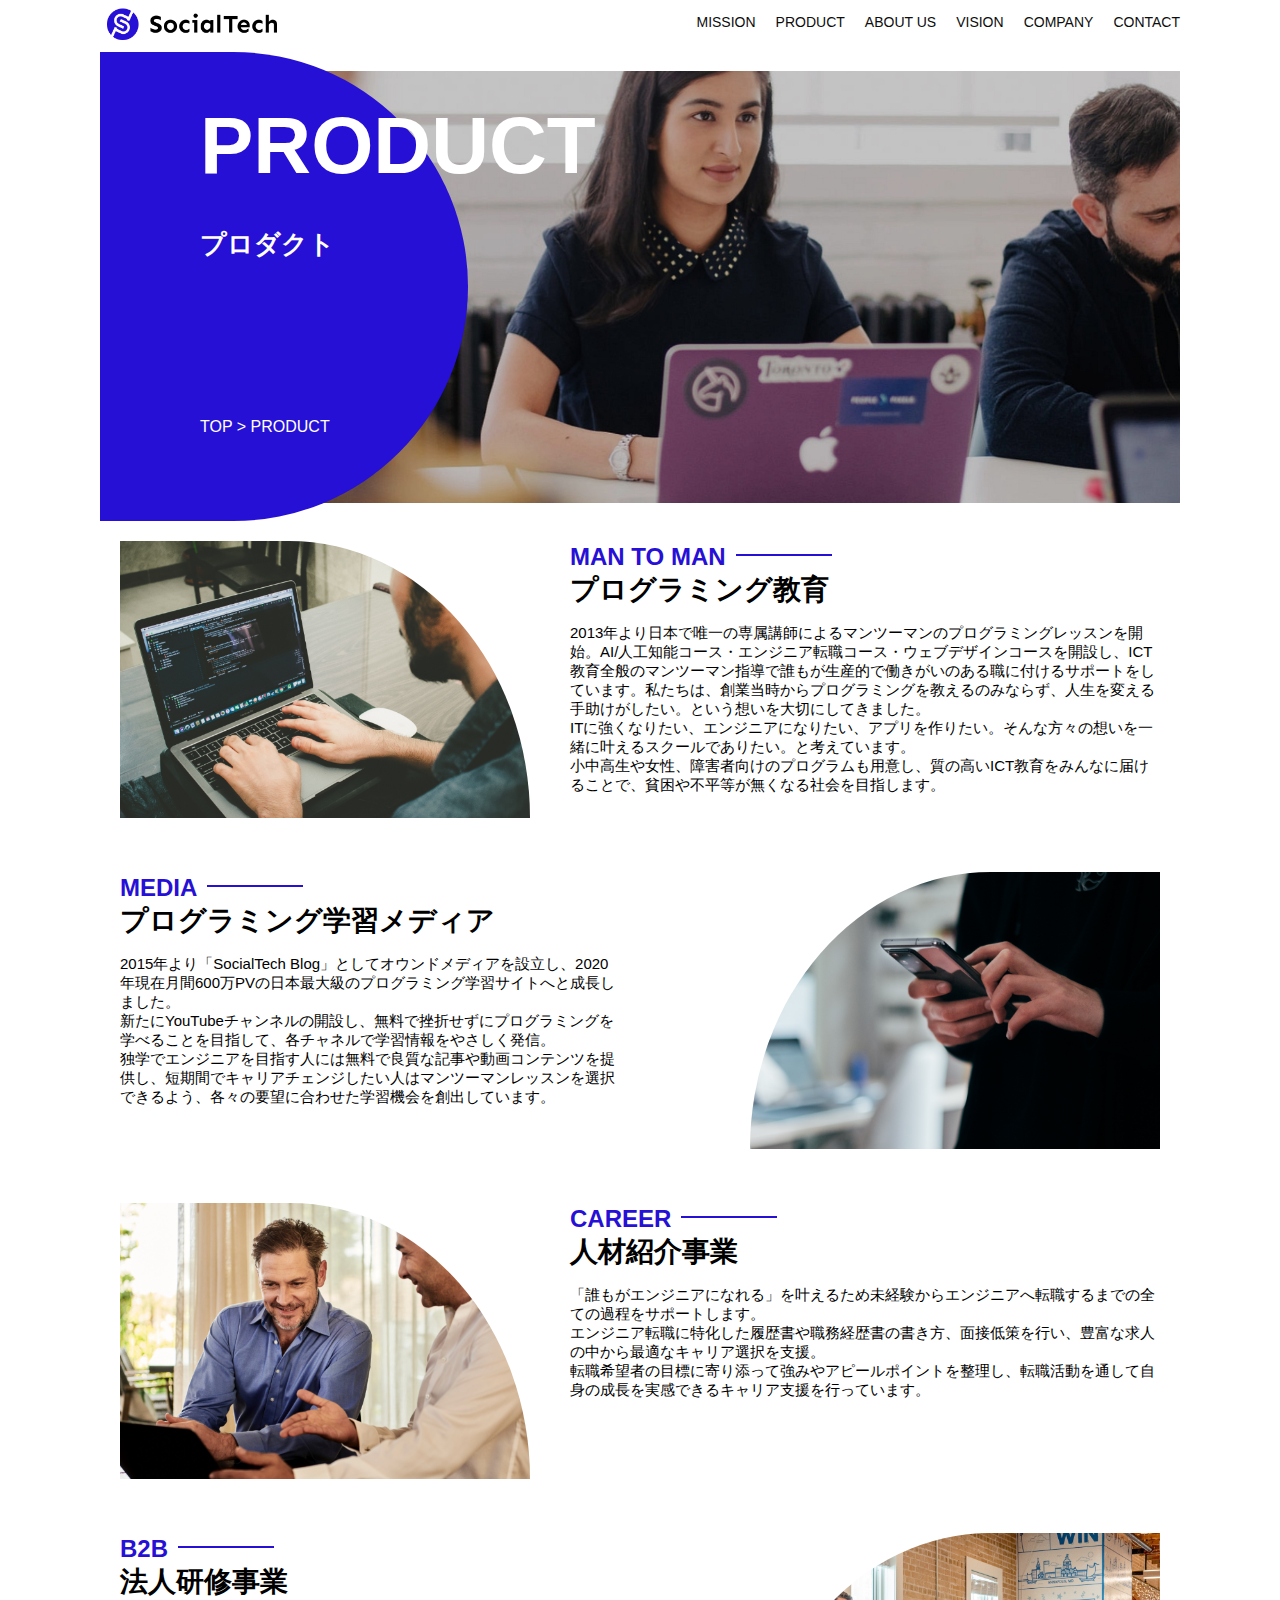
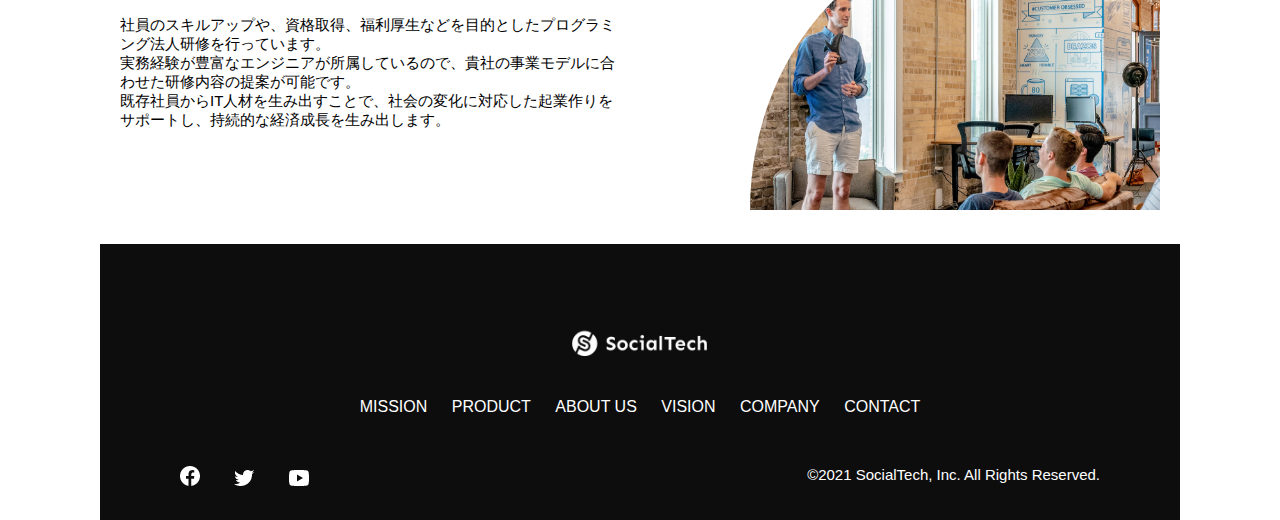
<file: kadai_tutorial_output/SocialTech/product.html>
<!DOCTYPE html>
<html>
  <head>
    <title>SocialTech - PRODUCT プロダクト -</title>
    <meta charset="utf-8">
    <meta name="description" content="SocialTechの4つのプロダクトを紹介します">
    <meta name="viewport" content="width=device-width, initial-scale=1.0">
    <link rel="stylesheet" href="style.css">
  </head>

  <body>
    <!-- ヘッダー -->
    <header>
      <!-- ロゴ -->
      <a href="index.html" id="logo">
        <img src="images/logo.png" alt="トップページに戻る">
      </a>

      <!-- PC用ナビゲーション -->
      <nav id="nav-pc">
        <ul>
          <li><a href="mission.html">MISSION</a></li>
          <li><a href="product.html">PRODUCT</a></li>
          <li><a href="index.html#aboutus">ABOUT US</a></li>
          <li><a href="index.html#vision">VISION</a></li>
          <li><a href="index.html#company">COMPANY</a></li>
          <li><a href="index.html#contact">CONTACT</a></li>
        </ul>
      </nav>

      <!-- スマホ用メニューボタン -->
      <button id="menu-sp" onclick="document.getElementById('nav-sp').style.display = 'block'">
        <img src="images/button-menu.png" alt="ナビゲーションを開く">
      </button>

      <!-- スマホ用ナビゲーション -->
      <div id="nav-sp">
        <button id="close" onclick="document.getElementById('nav-sp').style.display = 'none'">
          <img src="images/button-close.png" alt="ナビゲーションを閉じる">
        </button>

        <nav>
          <ul>
            <li>
              <a id="logo-sp" href="index.html" onclick="document.getElementById('nav-sp').style.display = 'none'">
                <img src="images/logo-sp.png" alt="トップページに戻る">
              </a>
            </li>
            <li>
              <a class="menu" href="mission.html" onclick="document.getElementById('nav-sp').style.display = 'none'">MISSION</a>
            </li>
            <li>
              <a class="menu" href="product.html" onclick="document.getElementById('nav-sp').style.display = 'none'">PRODUCT</a>
            </li>
            <li>
              <a class="menu" href="index.html#aboutus" onclick="document.getElementById('nav-sp').style.display = 'none'">ABOUT US</a>
            </li>
            <li>
              <a class="menu" href="index.html#vision" onclick="document.getElementById('nav-sp').style.display = 'none'">VISION</a>
            </li>
            <li>
              <a class="menu" href="index.html#company" onclick="document.getElementById('nav-sp').style.display = 'none'">COMPANY</a>
            </li>
            <li>
              <a class="menu" href="index.html#contact" onclick="document.getElementById('nav-sp').style.display = 'none'">CONTACT</a>
            </li>
          </ul>
        </nav>
        <div id="sns">
          <a href="https://www.facebook.com/sejuku2013">
            <img src="images/button-facebook.png" alt="Facebookのリンク">
          </a>
          <a href="https://twitter.com/samuraijuku">
            <img src="images/button-twitter.png" alt="Twitterのリンク">
          </a>
          <a href="https://www.youtube.com/channel/UCCFOQO5aDK0xXam4cUQXT8g">
            <img src="images/button-youtube.png" alt="YouTubeのリンク">
          </a>
        </div>
      </div>
    </header>

    <main>
      <article>
        <section id="product-main">
          <div class="product-main-inner">
            <div id="product-title">
              <h1>PRODUCT<br><span>プロダクト</span></h1>
              <p>TOP > PRODUCT</p>
            </div>
          </div>
        </section>

        <section class="product-section product-section-left">
          <div class="product-section-img">
            <img src="images/product/product-mantoman.png" alt="PCでコードを書く男性">
          </div>
          <div class="product-read">
            <h2 class="product-h2">MAN TO MAN</h2>
            <h3 class="product-h3">プログラミング教育</h3>
            <p>
              2013年より日本で唯一の専属講師によるマンツーマンのプログラミングレッスンを開始。AI/人工知能コース・エンジニア転職コース・ウェブデザインコースを開設し、ICT教育全般のマンツーマン指導で誰もが生産的で働きがいのある職に付けるサポートをしています。私たちは、創業当時からプログラミングを教えるのみならず、人生を変える手助けがしたい。という想いを大切にしてきました。
              <br>ITに強くなりたい、エンジニアになりたい、アプリを作りたい。そんな方々の想いを一緒に叶えるスクールでありたい。と考えています。
              <br>小中高生や女性、障害者向けのプログラムも用意し、質の高いICT教育をみんなに届けることで、貧困や不平等が無くなる社会を目指します。
            </p>
          </div>
        </section>

        <section class="product-section product-section-right">
          <div class="product-read">
            <h2 class="product-h2">MEDIA</h2>
            <h3 class="product-h3">プログラミング学習メディア</h3>
            <p>2015年より「SocialTech Blog」としてオウンドメディアを設立し、2020年現在月間600万PVの日本最大級のプログラミング学習サイトへと成長しました。
              <br>新たにYouTubeチャンネルの開設し、無料で挫折せずにプログラミングを学べることを目指して、各チャネルで学習情報をやさしく発信。
              <br>独学でエンジニアを目指す人には無料で良質な記事や動画コンテンツを提供し、短期間でキャリアチェンジしたい人はマンツーマンレッスンを選択できるよう、各々の要望に合わせた学習機会を創出しています。
            </p>
          </div>
          <div class="product-section-img">
            <img src="images/product/product-media.png" alt="スマートフォンを操作する人">
          </div>
        </section>

        <section class="product-section product-section-left">
          <div class="product-section-img">
            <img src="images/product/product-career.png" alt="笑顔で話し合う2人の男性">
          </div>
          <div class="product-read">
            <h2 class="product-h2">CAREER</h2>
            <h3 class="product-h3">人材紹介事業</h3>
            <p>「誰もがエンジニアになれる」を叶えるため未経験からエンジニアへ転職するまでの全ての過程をサポートします。
              <br>エンジニア転職に特化した履歴書や職務経歴書の書き方、面接低策を行い、豊富な求人の中から最適なキャリア選択を支援。
              <br>転職希望者の目標に寄り添って強みやアピールポイントを整理し、転職活動を通して自身の成長を実感できるキャリア支援を行っています。<br>
            </p>
          </div>
        </section>

        <section class="product-section product-section-right">
          <div class="product-read">
            <h2 class="product-h2">B2B</h2>
            <h3 class="product-h3">法人研修事業</h3>
            <p>社員のスキルアップや、資格取得、福利厚生などを目的としたプログラミング法人研修を行っています。
              <br>実務経験が豊富なエンジニアが所属しているので、貴社の事業モデルに合わせた研修内容の提案が可能です。
              <br>既存社員からIT人材を生み出すことで、社会の変化に対応した起業作りをサポートし、持続的な経済成長を生み出します。<br>
            </p>
          </div>
          <div class="product-section-img">
            <img src="images/product/product-b2b.png" alt="講演中の男性とそれを聴く人々">
          </div>
        </section>

      </article>
    </main>

    <footer>
      <div id="footer-logo">
        <img src="images/logo-sp.png" alt="SocialTech">
      </div>
      <div id="footer-link">
        <a href="mission.html">MISSION</a>
        <a href="product.html">PRODUCT</a>
        <a href="index.html#aboutus">ABOUT US</a>
        <a href="index.html#vision">VISION</a>
        <a href="index.html#company">COMPANY</a>
        <a href="index.html#contact">CONTACT</a>
      </div>
      <div id="sns-footer">
        <div class="sns-btns">
          <a href="https://www.facebook.com/sejuku2013"><img src="images/button-facebook.png" alt="Facebookのリンク"></a>
          <a href="https://twitter.com/samuraijuku"><img src="images/button-twitter.png" alt="Twitterのリンク"></a>
          <a href="https://www.youtube.com/channel/UCCFOQO5aDK0xXam4cUQXT8g"><img src="images/button-youtube.png" alt="YouTubeのリンク"></a>
        </div>
        <p id="copyright">&copy;2021 SocialTech, Inc. All Rights Reserved.</p>
      </div>
    </footer>

  </body>
</html>
</file>
<file: kadai_013/style.css>
/* PC、スマホ共通スタイル */
body {
  font-family: "Source Sans Pro", "Hiragino Kaku Gothic ProN", Meiryo, Arial,
    sans-serif;
}

p {
  font-size: 15px;
}

#main-visual>img {
  width: 100%;
}

/*================
PC用のスタイル 
=================*/
@media screen and (min-width: 768px) {
  /* 横幅設定 */
  body {
    max-width: 1080px;
    min-width: 960px;
    margin: 0 auto 0 auto;
  }

  /* ヘッダー */
  header {
    display: flex;
    justify-content: space-between;
  }

  /* ナビゲーションのレイアウト */
  #nav-pc {
    text-align: right;
    font-size: 14px;
    padding-top: 15px;
  }

  /* ナビゲーションのリンクの装飾設定 */
  #nav-pc>a {
    text-decoration: none;
    margin-left: 20px;
  }

  #nav-pc>a:link {
    color: #0d0d0d;
  }

  #nav-pc>a:visited {
    color: #0d0d0d;
  }

  #nav-pc>a:hover {
    color: #0d0d0d;
    text-decoration: underline;
  }

  #nav-pc>a:active {
    color: #0d0d0d;
  }

  #menu-sp {
    display: none;
  }
  #nav-sp {
    display: none;
  }

}




/* ====================
スマートフォン用のスタイル
====================== */
@media screen and ( max-width:767px) {
  body{
    min-width:375px;
    margin: 0;
  }

  #nav-pc{
    display: none;
  }

  #menu-sp{
    float: right;
    padding: 0;
  }

  #nav-sp{
    background-color: #ce933e;
    position: absolute;
    left: 0;
    top: 0;
    height: 100%;
    width: 100%;
    display: none;
    z-index: 100;
  }

  #nav-sp ul{
    padding-left: 0;
  }

  #nav-sp li {
    list-style: none;
  }

  #close {
    position: absolute;
    top: 20px;
    right: 20px;
  }

  #logo-sp {
    margin: 80px 0 30px 20px;
  }

  #nav-sp a {
    display: block;
  }

  #nav-sp a:link {
    color: #ffffff;
  }

  #nav-sp a:visited {
    color: #ffffff;
  }

  #nav-sp a:hover {
    color: #ffffff;
    text-decoration: underline;
  }

  #nav-sp a:active {
    color: #ffffff;
  }

  #nav-sp .menu {
    text-decoration: none;
    display: block;
    margin: 0 20px;
    height: 44px;
    font-size: 16px;
    background-image: url("images/arrow.png");
    background-repeat: no-repeat;
    background-position: right-top;
  }


}
</file>
<file: kadai_tutorial_output/SocialTech/style.css>
/* PC、スマホ共通スタイル */
* {
   box-sizing: border-box;
  }

 p {
    font-size: 15px;
 }

 body {
    max-width: 1080px;
    margin: 0 auto 0 auto;
    font-family: "Source Sans Pro", "Hiragino Kaku Gothic ProN", Meiryo, Arial, sans-serif;
 }

 /* ヘッダー */
 header {
    display: flex;
    justify-content: space-between;
 }

 /* ナビゲーションのレイアウト */
 #nav-pc {
    font-size: 14px;
 }

 #nav-pc ul {
    display: flex;
    padding-left: 0;
 }

 #nav-pc li {
    list-style: none;
 }

 /* ナビゲーションのリンクの装飾設定 */
 #nav-pc a {
    text-decoration: none;
    margin-left: 20px;
    color: #0d0d0d;
 }

 #nav-pc a:hover {
    text-decoration: underline;
 }

 /* スマホ用ナビを非表示 */
 #nav-sp,
 #menu-sp {
   display: none;
 }

 /* メインビジュアル */
 #main-visual {
    position: relative;
    height: 400px;
 }

 #main-message {
    position: absolute;
    top: 0;
    left: 0;
    background-color: #2710d5;
    color: #ffffff;
    border-radius: 0 0 476px 0;
    max-width: 620px;
    height: 100%;
    width: 100%;
    z-index: 11;
 }

 #main-message > h1 {
    font-size: 60px;
    margin: 100px 0 0 50px;
 }

 #main-message > p {
    font-size: 28px;
    margin: 0 0 0 50px;
 }

 #main-visual > img {
    max-width: 620px;
    border-radius: 476px 0 0 0;
    position: absolute;
    top: 0;
    right: 0;
    z-index: 10;
 }

 /* 見出し */
 h2 {
   margin: 40px 0 0 0;
 }

 h2::after {
   content: url("images/line.png");
   margin-left: 10px;
 }

 h3 {
   font-size: 27px;
 }

 /* ミッション */
 #mission {
   margin: 80px auto 80px auto;
 }

 #mission-flex {
   display: flex;
 }

 #mission-flex > div {
   width: 50%;
   margin: 20px;
 }

 #mission-photo {
   width: 100%;
 }

 #s2dgs {
   margin-top: 50px;
   width: 100%;
 }

 /* プロダクト */
 #product {
   background-color: #fafafa;
   margin: 80px 0 80px 0;
   padding: 10px 40px 0px 40px;
 }

 /* 外枠 */
 #product .product-flex {
   margin-top: 40px;
   display: flex;
 }

 /* 左のカラム */
 #product-left {
   width: 50%;
   margin-right: 20px;
 }

 /* 右のカラム */
 #product-right {
   width: 50%;
   margin-left: 20px;
   margin-top: 80px;
 }

 /* 画像＋説明の枠 */
 #product-left > div {
   position: relative;
   height: 480px;
   margin-right: 20px;
 }

 #product-right > div {
   position: relative;
   height: 480px;
   margin-left: 20px;
 }

 /* 画像 */
 .product-photo {
   width: 100%;
 }

 /* 画像 */
 .product-photo {
   width: 100%;
 }

 /* 説明文の枠 */
 .product-explain {
   background-color: #ffffff;
   position: absolute;
   left: 0;
   bottom: 50px;
   margin: 0 40px 0 40px;
   padding: 20px;
   box-shadow: 5px 5px 10px rgba(0, 0, 0, 0.05);
 }

 /* 説明文の英語 */
 .product-explain > span {
   color: #2710d5;
   font-weight: bold;
   font-size: 16px;
   margin: 0;
 }

 /* 説明文の見出し */
 .product-explain > h3 {
   margin: 5px 0 5px 0;
 }

 /* 説明文 */
 .product-explain > p {
   font-size: 14px;
   margin: 0;
 }

 /* もっと見るボタン */
 #product-more {
   text-align: center;
 }

 #product-more a {
   position: relative;
   bottom: -42px;
 }

 /* ABOUT US */
 #aboutus {
   margin: 80px auto 80px auto;
 }

 /* 3つの組織文化と画像を入れる枠 */
 #aboutus > div {
   display: flex;
 }

 /* 画像 */
 .culture-img {
   width: 50%;
   align-self: flex-start;
 }

 .culture-img2 {
   margin-top: 50px;
   width: 100%;
 }

/* 3つの組織文化の表 */
.culture-table {
   margin-right: 50px;
}

/* 番号 */
.culture-num {
   font-size: 80px;
   color: #2710d5;
   padding: 0 20px 0 0;
}

/* 見出し */
.culture-table th {
   text-align: left;
   font-size: 28px;
   font-weight: bold;
}

/* 組織文化英語 */
.culture-en {
   color: #2710d5;
   font-size: 24px;
}

/* 説明文 */
.culture-description {
   margin: 0;
}

/* ビジョン */
#vision {
   margin: 80px auto 80px auto;
}

/* セクション内の外枠 */
#vision > div {
   display: flex;
   justify-content: space-between;
   flex-wrap: wrap;
}

/* 7つの行動指針の枠 */
.vision-box {
   width: 300px;
   height: 300px;
   margin-bottom: 30px;
   position: relative;
}

.vision-box > img {
   width: 100%;
   position: relative;
   z-index: 30;
}

.vision-box > div {
   position: absolute;
   top: 0;
   left: 0;
   z-index: 31;
   margin-right: 20px;
}

.vision-box > div > h4 {
   color: #2710d5;
   font-size: 19px;
   margin: 80px 0 0 0;
}

.vision-box > div > h4::first-letter {
   font-size: 40px;
}

.vision-box > div > h5 {
   font-size: 20px;
   margin: 0 0 0 0;
}

.vision-box > div > p {
   margin: 10px 0 0 0;
}

/* 会社概要 */
#company {
   margin: 80px auto 80px auto;
}

#company-table {
   width: 100%;
}

.tableheader {
   text-align: left;
   padding: 20px;
   border-bottom-color: #2710d5;
   border-bottom-width: 1px;
   border-bottom-style: solid;
   width: 100px;
}

.tableheader-first {
   border-top-color: #2710d5;
   border-top-width: 1px;
   border-top-style: solid;
}

.cell {
   padding: 30px;
   border-bottom-color: #ececec;
   border-bottom-width: 1px;
   border-bottom-style: solid;
}

.cell-first {
   border-top-color: #ececec;
   border-top-width: 1px;
   border-top-style: solid;
}

#company > iframe {
   width: 100%;
   height: 368px;
   margin-top: 40px;
}

/* お問い合わせ */
#contact {
   margin: 80px auto 80px auto;
}

/* 外枠 */
#contact > form > div {
   display: flex;
   flex-direction: row;
   flex-wrap: wrap;
   padding-bottom: 30px;
}
/* 左列の見出し */
.contact-heading {
   width: 240px;
   align-self: center;
}
/* 見出しのラベル */
.contact-label {
   font-weight: bold;
}
/* 必須 */
.contact-span {
   color: #ce2222;
   margin: 0 0 0 20px;
   font-weight: bold;
}

/* テキストボックス */
.contact-textbox {
   border-top: 0px;
   border-left: 0px;
   border-right: 0px;
   border-bottom-width: 1px;
   border-bottom-color: #707070;
   border-style: solid;
   background-color: #fafafa;
   width: 400px;
   height: 56px;
}

/* お問い合わせ内容のテキストエリア */
.contact-textarea {
   border-top: 0px;
   border-left: 0px;
   border-right: 0px;
   border-bottom-width: 1px;
   border-bottom-color: #707070;
   background-color: #fafafa;
   width: 400px;
   height: 200px;
}

/* 個人情報の取り扱い */
#contact dt {
   font-weight: bold;
}

#contact dd {
   margin: 0 0 16px 0;
}

#contact dd p {
   margin: 0;
}

#contact dd ul {
   padding-left: 0;
}

#contact dd li {
   margin-bottom: 0;
   list-style: none;
}

/* フッター */
footer {
   background-color: #0d0d0d;
   text-align: center;
   padding: 80px 80px 30px 80px;
}

#footer-logo {
   margin-bottom: 30px;
}

#footer-link {
   margin-bottom: 50px;
}

#footer-link > a {
   text-decoration: none;
   margin: 10px;
   color: #ffffff;
}

#footer-link > a:hover {
   text-decoration: underline;
}

#sns-footer {
   display: flex;
   justify-content: space-between;
   text-align: left;
}

#sns-footer a {
   margin-right: 30px;
}

#copyright {
   color: #ffffff;
   margin: 0;
}

/* mission.html用のスタイル */
/* ミッションのメインビジュアル */
.mission-main-inner {
   background-image: url("images/mission/mission-main.png");
   background-repeat: no-repeat;
   background-position-y: center;
}

#mission-title {
   background-color: #2710d5;
   width: 368px;
   color: #ffffff;
   height: 496px;
   border-radius: 0 248px 248px 0;
   position: relative;
}

#mission-title h1 {
   position: absolute;
   top: 0;
   left: 100px;
   font-size: 80px;
   line-height: 1;
}

#mission-title h1 span {
   font-size: 26px;
}

#mission-title > p {
   position: absolute;
   top: 350px;
   left: 100px;
   font-size: 16px;
}

/* ミッションページ　S2DGsの設定 */
#mission-s2dgs {
   padding: 20px;
}

.mission-h2 {
   color: #2710d5;
   font-size: 40px;
}

.mission-h2::after {
   content: none;
}

/* ミッションページ　5つのゴール設定 */
#mission-five-goals {
   padding: 20px;
   display: flex;
}

#mission-five-goals .five-goals-image {
   width: 30%;
   padding: 20px;
}

#mission-five-goals .five-goals-image img {
   width: 100%;
}

#mission-five-goals .five-goals-read {
   width: 70%;
   padding: 20px;
}

#mission-five-goals .five-goals-read > div {
   margin-bottom: 40px;
}

.fivegoals-image-right {
   float: right;
   margin: 20px;
}

.fivegoals-image-left {
   float: left;
   margin: 20px;
}

.fivegoals-number {
   color: #2710d5;
   font-size: 48px;
   font-weight: bold;
   margin: 0;
}

.fivegoals-h3 {
   font-size: 28px;
   margin: 0;
}

.fivegoals-p {
   margin: 0;
}

/* プロダクトページ */
.product-main-inner {
   background-image: url("images/product/product-main.png");
   background-repeat: no-repeat;
   background-position-y: center;
}

#product-title {
   background-color: #2710d5;
   width: 368px;
   color: #ffffff;
   height: 469px;
   border-radius: 0 248px 248px 0;
   position: relative;
}

#product-title h1 {
   position: absolute;
   top: 0;
   left: 100px;
   font-size: 80px;
   line-height: 1;
}

#product-title h1 span {
   font-size: 26px;
}

#product-title > p {
   position: absolute;
   top: 350px;
   left: 100px;
   font-size: 16px;
}

/* セクション */
.product-section {
   display: flex;
   padding: 20px 20px 0;
}

.product-section .product-section-img {
   width: 450px;
}

/* 左が画像のセクション */
.product-section-left .product-section-img img {
   width: 100%;
   padding: 0 40px 30px 0;
   border-radius: 0 432px 0 0;
}

.product-section-left .product-read {
   width: 50%;
   flex-grow: 1;
}

.product-section-left .product-read p {
   margin-bottom: 0;
}

/* 右が画像のセクション */
.product-section-right {
   justify-content: space-between;
}

.product-section-right .product-section-img img {
   width: 100%;
   padding: 0 0 30px 40px;
   border-radius: 432px 0 0 0;
}

.product-section-right .product-read {
   width: 500px;
}

.product-h2 {
   color: #2710d5;
   font-size: 24px;
   margin: 0;
}

.product-h3 {
   font-size: 28px;
   margin: 0;
}


/* ================
スマートフォン用のスタイル
==================== */
@media screen and (max-width:767px) {
   /* PC用ナビゲーション非表示 */
   #nav-pc {
      display: none;
   }

   /* ハンバーガーメニュー */
   #menu-sp {
      display: block;
      background-color: transparent;
      float: right;
      padding: 0;
      border: none;
   }

   /* スマホ用ナビゲーション */
   /* 初期状態、レイアウトと非表示設定 */
   #nav-sp {
      background-color: #2710d5;
      position: fixed;
      left: 0;
      top: 0;
      height: 100%;
      width: 100%;
      display: none;
      z-index: 100;
   }

   /* ×ボタン */
   #close {
      position: absolute;
      top: 20px;
      right: 20px;
      background-color: transparent;
      border: none;
   }

   #nav-sp nav ul {
      padding-left: 0;
   }

   #nav-sp nav li {
      list-style: none;
   }

   /* ナビゲーションメニュー用ロゴ */
   #logo-sp {
      margin: 80px 0 30px 20px;
   }

   /* ナビゲーションのリンクの装飾設定 */
   #nav-sp nav a {
      display: block;
      color: #ffffff;
   }

   #nav-sp nav a:hover {
      text-decoration: underline;
   }

   #nav-sp .menu {
      text-decoration: none;
      margin: 0 20px 0 20px;
      height: 44px;
      font-size: 16px;
      background-image: url("images/arrow.png");
      background-repeat: no-repeat;
      background-position: right top;
   }

   #sns {
      position: absolute;
      bottom: 20px;
      left: 20px;
   }

   #sns > a {
      margin-right: 30px;
   }

   /* メインビジュアル */
   #main-visual {
      position: relative;
      height: 470px;
   }

   #main-visual > div {
      text-align: center;
      height: 280px;
   }

   #main-visual h1 {
      font-size: 28px;
      margin: 90px 0 0 0;
   }

   #main-visual > div >p {
      margin: 0;
      font-size: 15px;
   }

   #main-visual > img {
      width: 100%;
      border-radius: 476px 0 0 0;
      top: auto;
      bottom: 0;
   }
   
   /* 見出し */
   h2 {
      margin: 15px 0 15px 0;
   }

   h3 {
      font-size: 24px;
      margin: 10px 0 0 0;
   }

   /* ミッション */
   #mission {
      margin: 20px 0 20px 0;
      padding: 0 20px 0 20px;
   }

   #mission-flex {
      flex-direction: column;
   }

   #mission-flex > div {
      width: 100%;
      margin: 0;
   }

   /* プロダクト */
   #product {
      margin: 0;
      padding: 10px 20px 0 20px;
   }


   /* 外枠 */
   #product .product-flex {
      flex-direction: column;
      margin-top: 0;
   }

   /* 左右のカラム　スマホでは縦並び */
   #product-left,
   #product-right {
      width: 100%;
      margin: 0;
   }

   /* 画像＋説明の枠 */
   #product-left > div,
   #product-right > div {
      height: auto;
      margin: 0;
   }

   /* 説明文の枠 */
   .product-explain {
      position: relative;
      margin: 0;
   }

   .product-explain > h3 {
      margin: 10px 0 10px 0;
      font-size: 24px;
   }

   /* もっと見るボタン */
   #product-more {
      text-align: left;
   }
   /* ABOUT US */
   #aboutus {
      margin: 80px 20px 80px 20px;
   }

   #aboutus > div {
      flex-direction: column;
   }

   .culture-table th {
      font-size: 16px;
   }

   .culture-table {
      margin-right: 0;
      padding-right: 20px;
      order: 2;
   }

   .culture-img {
      width: 100%;
      order: 1;
   }

   .culture-img2 {
      margin-top: 0;
   }

   .culture-num {
      padding: 0;
   }

   .culture-description {
      margin: 0;
   }

   /* ビジョン */
   #vision {
      margin: 80px 20px 80px 20px;
   }

   .vision-box > img {
      position: absolute;
      top: 0;
      left: 0;
   }

   .vision-box > div > h4 {
      margin: 60px 0 0 0;
   }

   /* 会社概要 */
   #company {
      margin: 0 20px 0 20px;
   }

   #company > h3 {
      margin-bottom: 20px;
   }

   .tableheader {
      width: 50px;
   }

   .cell {
      padding: 20px;
   }

   #company > iframe {
      height: 240px;
   }

   /* お問い合わせ */
   #contact {
      margin: 80px 20px 80px 20px;
   }

   #contact > h3 {
      margin-bottom: 20px;
   }

   #contact > form > div {
      flex-direction: column;
      margin-bottom: 20px;
   }

   .contact-heading {
      align-self: auto;
      margin-bottom: 20px;
   }

   .contact-textbox {
      min-width: 300px;
      width: 100%;
   }

   .contact-textarea {
      height: 150px;
      width: 100%;
   }

   .radiobutton {
      margin-bottom: 20px;
   }

   /* フッター */
   footer {
      padding: 30px 20px 50px 20px;
      text-align: left;
   }

   #footer-link > a {
      margin: 0 20px 30px 0;
      display: block;
      background-image: url("images/arrow.png");
      background-repeat: no-repeat;
      background-position: right top;
   }

   #footer-link > a:hover {
      text-decoration: underline;
   }

   #sns-footer {
      flex-direction: column;
      justify-content: flex-start;
   }

   #copyright {
      font-size: 12px;
      margin-top: 30px;
   }

   /* mission.html用のスタイル */
   /* ミッションのメインビジュアル */
   #mission-main {
      height: 256px;
      margin-top: 4%;
      position: relative;
   }

   .mission-main-inner {
      height: 80%;
      background-size: cover;
   }

   #mission-title {
      width: 136px;
      height: 256px;
      position: absolute;
      top: -10%;
   }

   #mission-title h1 {
      left: 20px;
      font-size: 40px;
   }

   #mission-title h1 span {
      font-size: 18px;
   }

   #mission-title > p {
      top: 180px;
      left: 20px;
      font-size: 13px;
   }

   /* ミッションページ　S2DGsの設定 */
   .mission-h2 {
      font-size: 38px;
      margin: 0px;
   }

   .mission-h2::after {
      content: none;
   }

   #mission-s2dgs > img {
      width: 100%;
   }

   /* ミッションページ　5つのゴールの設定 */
   #mission-five-goals {
      flex-direction: column;
   }

   #mission-five-goals > div {
      padding: 0;
   }

   #mission-five-goals .five-goals-image,
   #mission-five-goals .five-goals-read {
      width: 100%;
      padding: 0;
   }

   #mission-five-goals .five-goals-read > div {
      display: flex;
      flex-direction: column;
   }

   .fivegoals-image-right,
   .fivegoals-image-left {
      align-self: center;
   }

   /* プロダクトページ */
   #product-main {
      height: 256px;
      margin-top: 4%;
      position: relative;
   }

   .product-main-inner {
      height: 80%;
      background-size: cover;
   }

   #product-title {
      width: 136px;
      height: 256px;
      position: absolute;
      top: -10%;
   }

   #product-title h1 {
      left: 20px;
      font-size: 40px;
   }

   #product-title h1 span {
      font-size: 18px;
   }

   #product-title > p {
      top: 180px;
      left: 20px;
      font-size: 13px;
   }

   /* セクション */
   .product-section {
      flex-direction: column;
   }

   .product-section .product-section-img {
      width: 100%;
   }

   .product-section .product-section-img img {
      width: 100%;
      padding: 0;
   }

   /* 左が画像のセクション */
   .product-section-left .product-section-img img {
      border-radius: 0 300px 0 0;
   }

   .product-section-left .product-read {
      width: 100%;
      flex-grow: 1;
   }

   /* 右が画像のセクション */
   .product-section-right .product-section-img {
      order: 1;
      border-radius: 300px 0 0 0;
   }

   .product-section-right .product-read {
      order: 2;
      width: 100%;
   }

}
</file>
